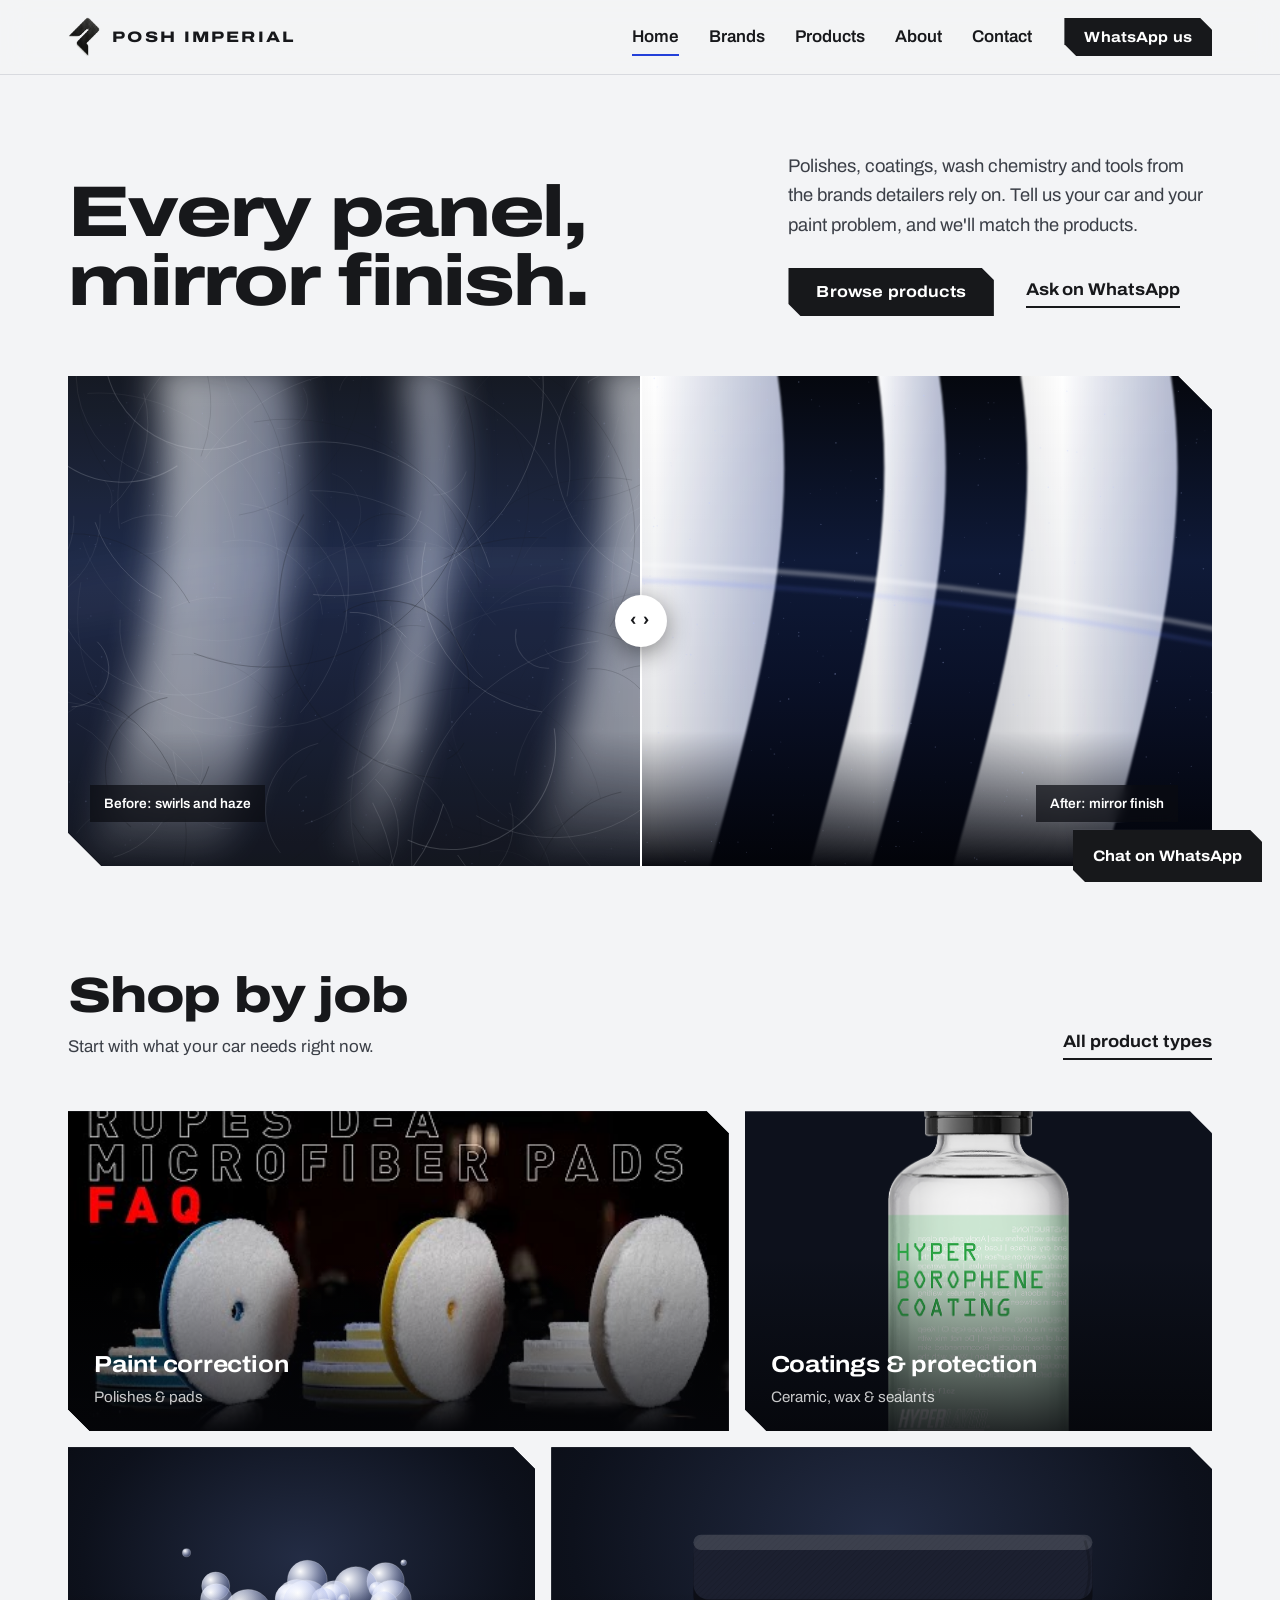
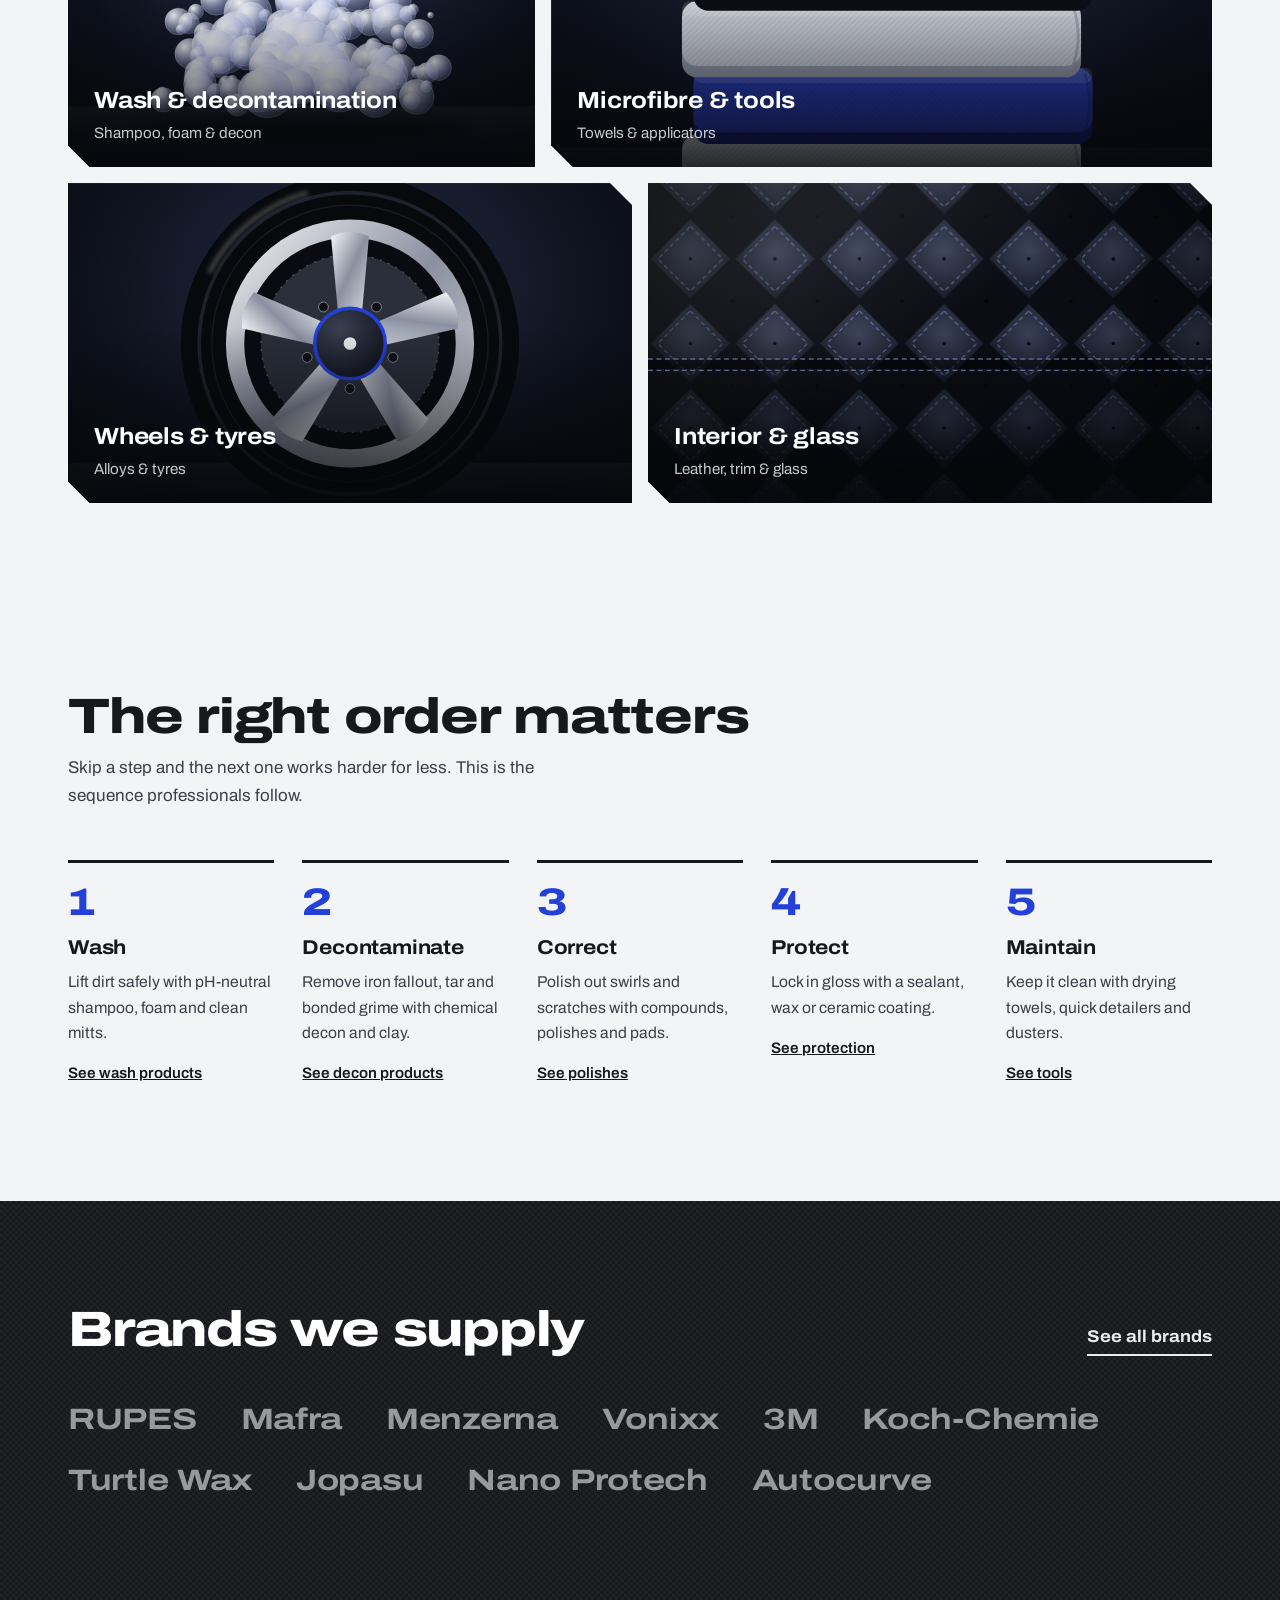
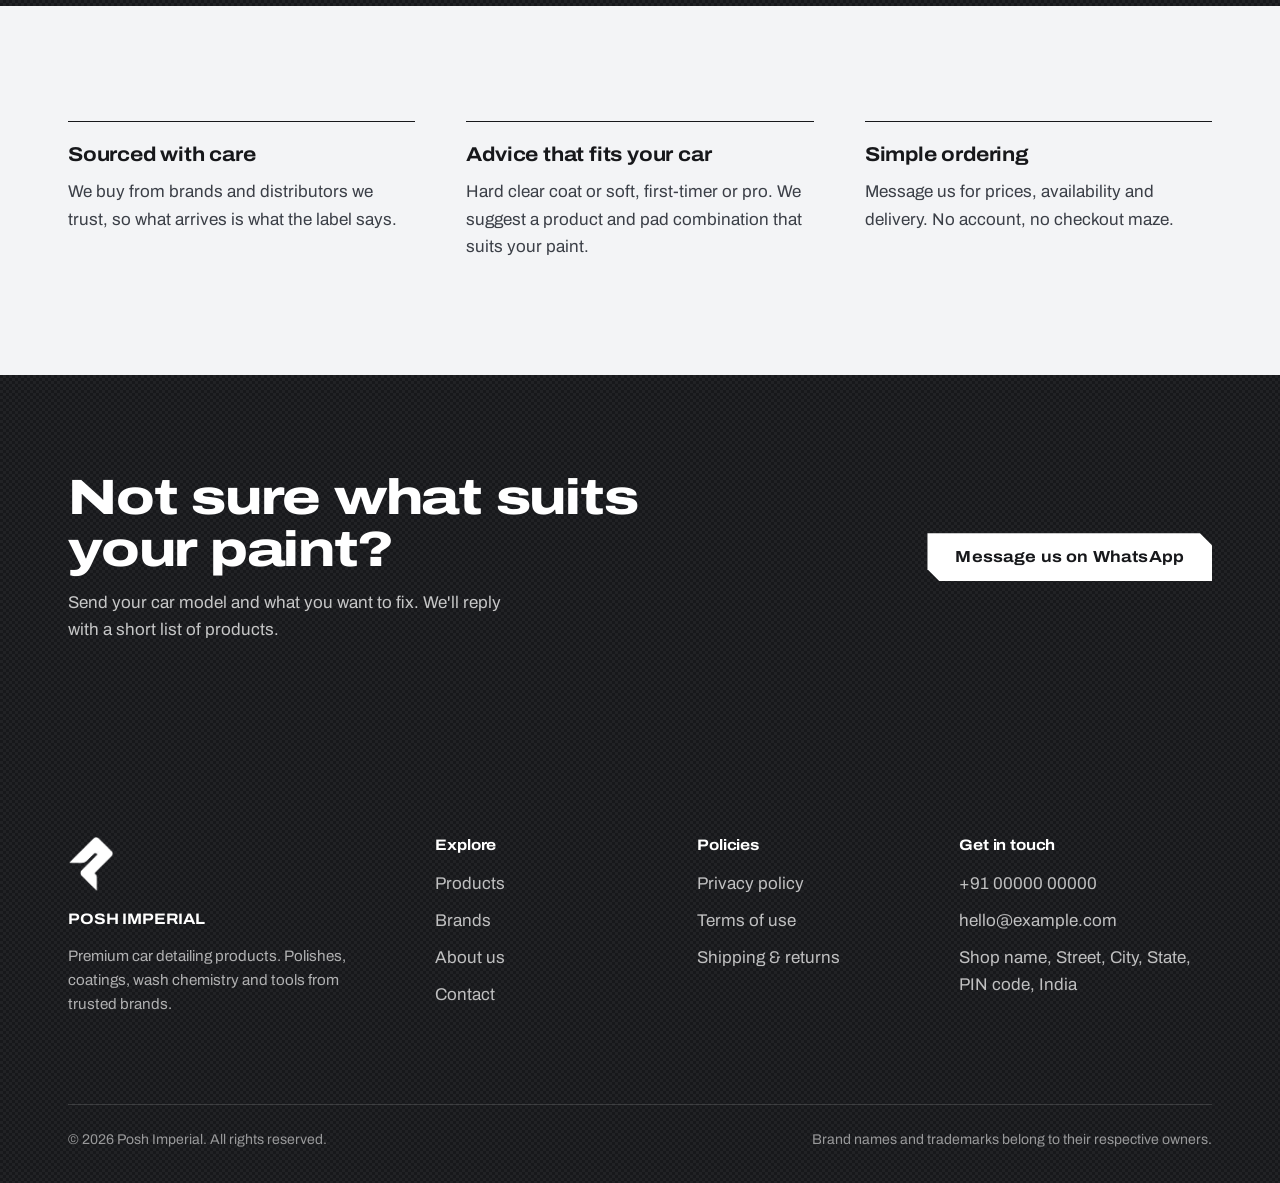
<file: index.html>
<!DOCTYPE html>
<html lang="en">

<head>
  <meta charset="utf-8">
  <meta name="viewport" content="width=device-width, initial-scale=1">
  <title>POSH IMPERIAL | Premium car detailing products</title>
  <meta name="description"
    content="Premium car detailing products: polishes, ceramic coatings, wash chemistry, microfibre and tools from Rupes, Menzerna, Koch-Chemie, 3M and more.">
  <meta name="theme-color" content="#F3F4F6">
  <meta property="og:type" content="website">
  <meta property="og:title" content="POSH IMPERIAL | Premium car detailing products">
  <meta property="og:description"
    content="Premium car detailing products: polishes, ceramic coatings, wash chemistry, microfibre and tools from Rupes, Menzerna, Koch-Chemie, 3M and more.">
  <!-- After you know your final web address, change this to the full URL, e.g. https://yourname.github.io/repo/images/og-image.jpg -->
  <meta property="og:image" content="images/og-image.jpg">
  <link rel="icon" type="image/png" href="images/favicon.png">
  <link rel="apple-touch-icon" href="images/apple-touch-icon.png">
  <link rel="preload" href="fonts/archivo-latin-wdth-normal.woff2" as="font" type="font/woff2" crossorigin>
  <link rel="stylesheet" href="css/style.css">
</head>

<body>
  <a class="skip-link" href="#main">Skip to content</a>
  <header class="site-header" id="site-header"></header>
  <main id="main">

    <section class="hero">
      <div class="container hero-top">
        <h1>Every panel, mirror finish.</h1>
        <div class="hero-side">
          <p>Polishes, coatings, wash chemistry and tools from the brands detailers rely on. Tell us your car and your
            paint problem, and we'll match the products.</p>
          <div class="hero-cta">
            <a class="btn btn-primary" href="products.html">Browse products</a>
            <a class="link-under" href="#" data-link="wa"
              data-msg="Hi Posh Imperial, I'd like help choosing products for my car.">Ask on WhatsApp</a>
          </div>
        </div>
      </div>
      <div class="container">
        <div class="ba cut" data-ba>
          <img class="after" src="images/hero-after.svg" alt="Paint after correction: sharp, clear reflections">
          <img class="before" src="images/hero-before.svg" alt="Paint before correction: swirl marks and haze">
          <div class="ba-handle"><span class="ba-knob"></span></div>
          <span class="ba-tag ba-tag-l">Before: swirls and haze</span>
          <span class="ba-tag ba-tag-r">After: mirror finish</span>
          <input type="range" min="0" max="100" value="50"
            aria-label="Drag to compare paint before and after correction">
        </div>
      </div>
    </section>

    <section class="section-tight" style="padding-top:0">
      <div class="container">
        <div class="section-head">
          <div>
            <h2>Shop by job</h2>
            <p>Start with what your car needs right now.</p>
          </div>
          <a class="link-under" href="products.html">All product types</a>
        </div>
        <div class="cat-grid">
          <a class="cat cut" href="products.html#paint-correction"><img src="images/rupes_pad.jpg" alt=""
              loading="lazy">
            <div class="cat-body">
              <h3>Paint correction</h3>
              <p>Polishes & pads</p>
            </div>
          </a>
          <a class="cat cut" href="products.html#coatings"><img src="images\product_01_hyper.png" alt="" loading="lazy">
            <div class="cat-body">
              <h3>Coatings & protection</h3>
              <p>Ceramic, wax & sealants</p>
            </div>
          </a>
          <a class="cat cut" href="products.html#wash"><img src="images/cat-wash.svg" alt="" loading="lazy">
            <div class="cat-body">
              <h3>Wash & decontamination</h3>
              <p>Shampoo, foam & decon</p>
            </div>
          </a>
          <a class="cat cut" href="products.html#microfibre"><img src="images/cat-microfibre.svg" alt="" loading="lazy">
            <div class="cat-body">
              <h3>Microfibre & tools</h3>
              <p>Towels & applicators</p>
            </div>
          </a>
          <a class="cat cut" href="products.html#wheels"><img src="images/cat-wheels.svg" alt="" loading="lazy">
            <div class="cat-body">
              <h3>Wheels & tyres</h3>
              <p>Alloys & tyres</p>
            </div>
          </a>
          <a class="cat cut" href="products.html#interior"><img src="images/cat-interior.svg" alt="" loading="lazy">
            <div class="cat-body">
              <h3>Interior & glass</h3>
              <p>Leather, trim & glass</p>
            </div>
          </a>
        </div>
      </div>
    </section>

    <section class="section">
      <div class="container">
        <div class="section-head">
          <div>
            <h2>The right order matters</h2>
            <p>Skip a step and the next one works harder for less. This is the sequence professionals follow.</p>
          </div>
        </div>
        <ol class="steps">
          <li class="step">
            <h3>Wash</h3>
            <p>Lift dirt safely with pH-neutral shampoo, foam and clean mitts.</p><a href="products.html#wash">See wash
              products</a>
          </li>
          <li class="step">
            <h3>Decontaminate</h3>
            <p>Remove iron fallout, tar and bonded grime with chemical decon and clay.</p><a
              href="products.html#wash">See decon products</a>
          </li>
          <li class="step">
            <h3>Correct</h3>
            <p>Polish out swirls and scratches with compounds, polishes and pads.</p><a
              href="products.html#paint-correction">See polishes</a>
          </li>
          <li class="step">
            <h3>Protect</h3>
            <p>Lock in gloss with a sealant, wax or ceramic coating.</p><a href="products.html#coatings">See
              protection</a>
          </li>
          <li class="step">
            <h3>Maintain</h3>
            <p>Keep it clean with drying towels, quick detailers and dusters.</p><a href="products.html#microfibre">See
              tools</a>
          </li>
        </ol>
      </div>
    </section>

    <section class="strip carbon">
      <div class="container">
        <div class="section-head" style="margin-bottom:0">
          <h2>Brands we supply</h2>
          <a class="link-under" href="brands.html">See all brands</a>
        </div>
        <ul class="strip-list" id="brand-strip"></ul>
      </div>
    </section>

    <section class="section">
      <div class="container">
        <div class="reasons">
          <div class="reason">
            <h3>Sourced with care</h3>
            <p>We buy from brands and distributors we trust, so what arrives is what the label says.</p>
          </div>
          <div class="reason">
            <h3>Advice that fits your car</h3>
            <p>Hard clear coat or soft, first-timer or pro. We suggest a product and pad combination that suits your
              paint.</p>
          </div>
          <div class="reason">
            <h3>Simple ordering</h3>
            <p>Message us for prices, availability and delivery. No account, no checkout maze.</p>
          </div>
        </div>
      </div>
    </section>

    <section class="band carbon">
      <div class="container band-in">
        <div>
          <h2>Not sure what suits your paint?</h2>
          <p>Send your car model and what you want to fix. We'll reply with a short list of products.</p>
        </div>
        <a class="btn btn-light" href="#" data-link="wa"
          data-msg="Hi Posh Imperial, my car is a ___ and I want to fix ___. What do you suggest?">Message us on
          WhatsApp</a>
      </div>
    </section>

  </main>
  <footer id="site-footer"></footer>
  <script src="js/config.js"></script>
  <script src="js/brands.js"></script>
  <script src="js/components.js"></script>
  <script src="js/main.js"></script>
</body>

</html>
</file>
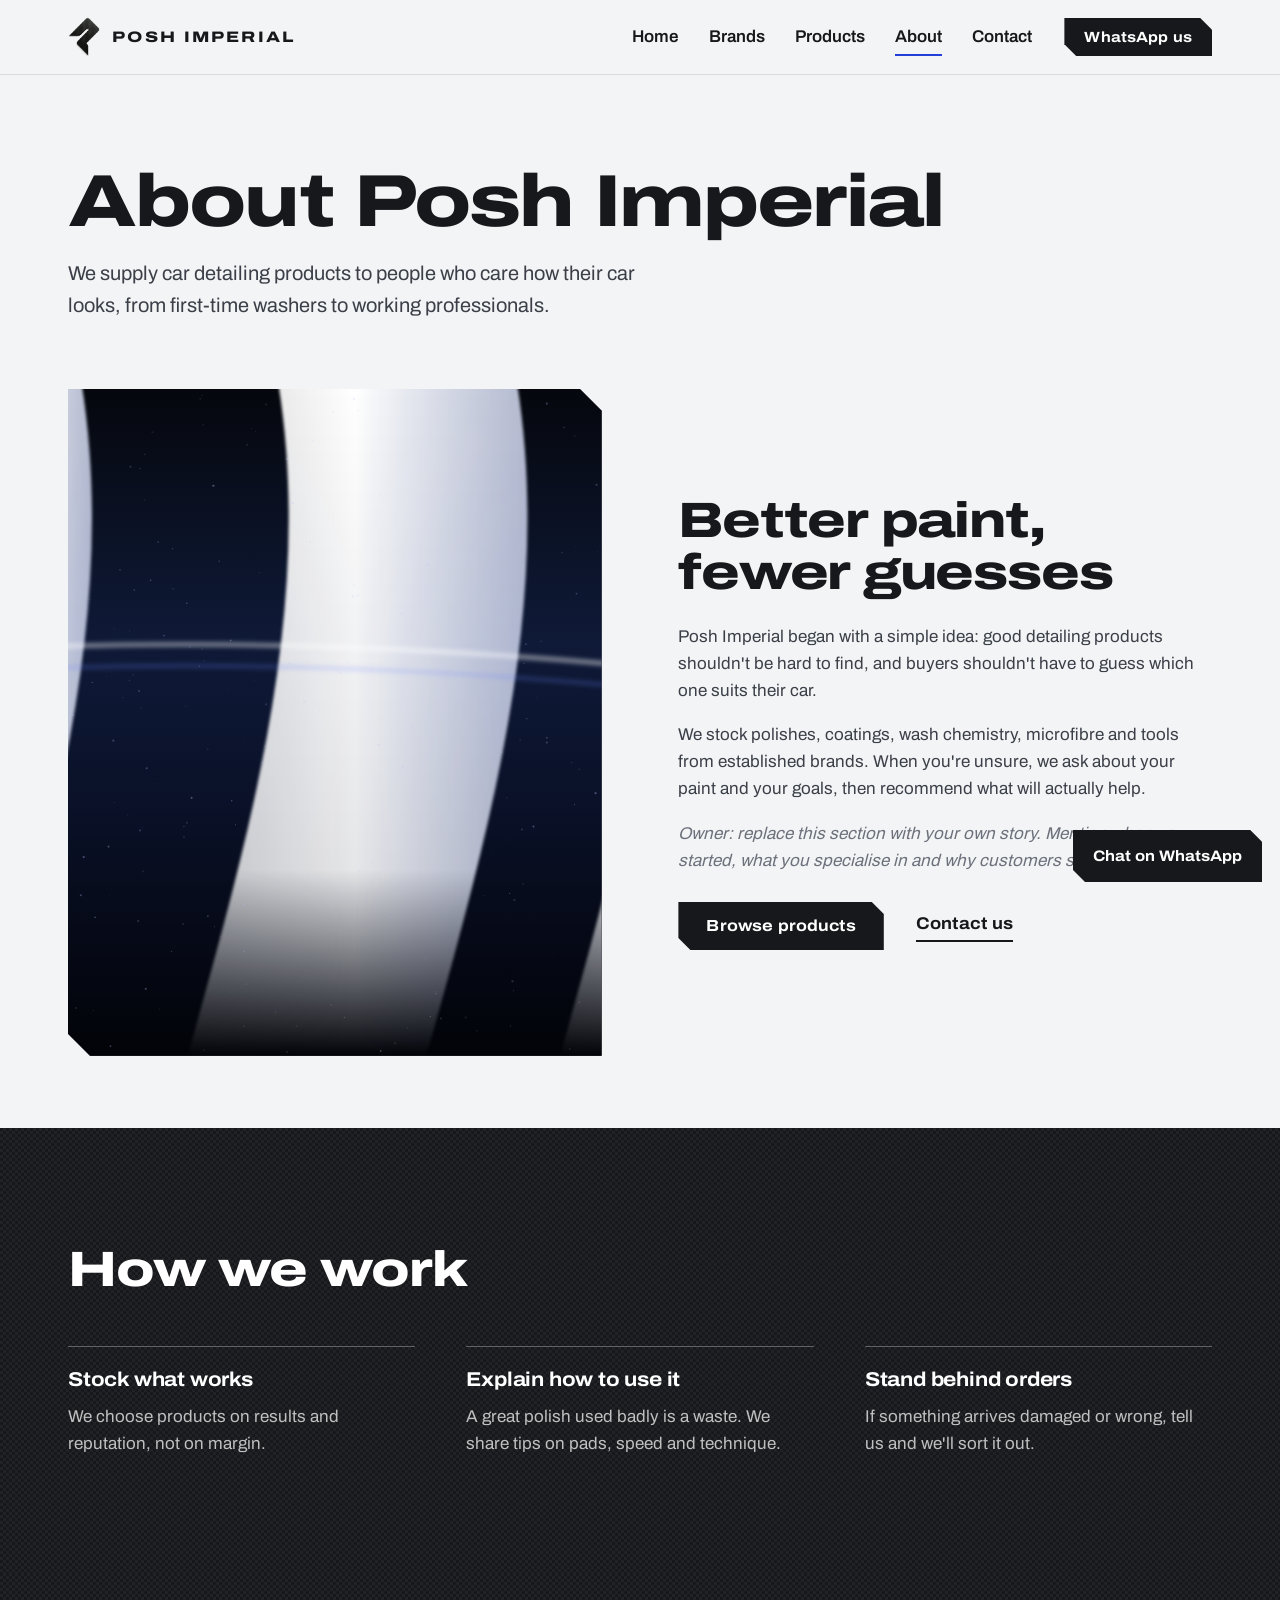
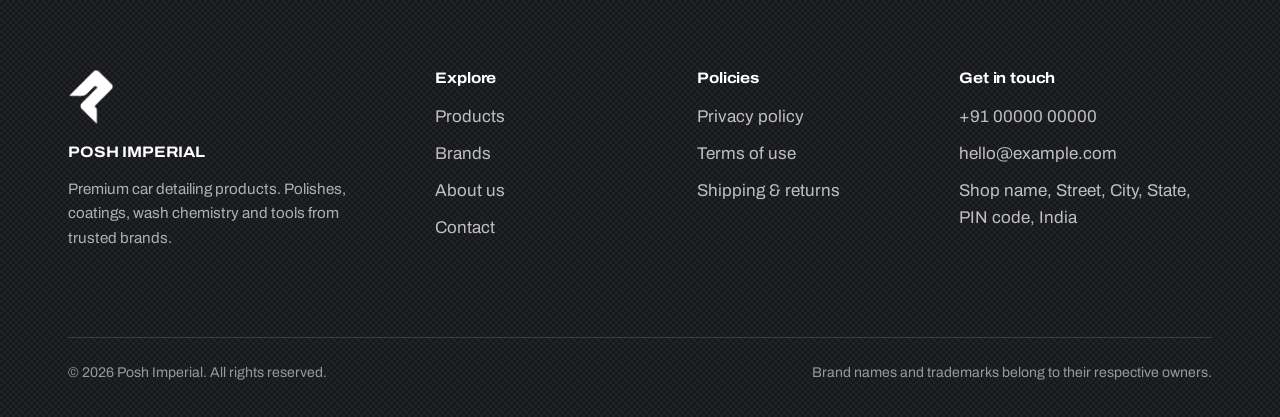
<file: about.html>
<!DOCTYPE html>
<html lang="en">
<head>
<meta charset="utf-8">
<meta name="viewport" content="width=device-width, initial-scale=1">
<title>About | POSH IMPERIAL</title>
<meta name="description" content="About Posh Imperial: premium car detailing products chosen for results, with advice that fits your car and paint.">
<meta name="theme-color" content="#F3F4F6">
<meta property="og:type" content="website">
<meta property="og:title" content="About | POSH IMPERIAL">
<meta property="og:description" content="About Posh Imperial: premium car detailing products chosen for results, with advice that fits your car and paint.">
<!-- After you know your final web address, change this to the full URL, e.g. https://yourname.github.io/repo/images/og-image.jpg -->
<meta property="og:image" content="images/og-image.jpg">
<link rel="icon" type="image/png" href="images/favicon.png">
<link rel="apple-touch-icon" href="images/apple-touch-icon.png">
<link rel="preload" href="fonts/archivo-latin-wdth-normal.woff2" as="font" type="font/woff2" crossorigin>
<link rel="stylesheet" href="css/style.css">
</head>
<body>
<a class="skip-link" href="#main">Skip to content</a>
<header class="site-header" id="site-header"></header>
<main id="main">

<section class="page-head">
  <div class="container">
    <h1>About Posh Imperial</h1>
    <p class="lede">We supply car detailing products to people who care how their car looks, from first-time washers to working professionals.</p>
  </div>
</section>
<section class="section-tight" style="padding-top:0">
  <div class="container split">
    <div class="img cut"><img src="images/hero-after.svg" alt="" loading="lazy"></div>
    <div>
      <h2 style="margin-bottom:24px">Better paint, fewer guesses</h2>
      <p>Posh Imperial began with a simple idea: good detailing products shouldn't be hard to find, and buyers shouldn't have to guess which one suits their car.</p>
      <p>We stock polishes, coatings, wash chemistry, microfibre and tools from established brands. When you're unsure, we ask about your paint and your goals, then recommend what will actually help.</p>
      <p><em class="muted">Owner: replace this section with your own story. Mention when you started, what you specialise in and why customers should trust you.</em></p>
      <div class="hero-cta"><a class="btn btn-primary" href="products.html">Browse products</a><a class="link-under" href="contact.html">Contact us</a></div>
    </div>
  </div>
</section>
<section class="section carbon">
  <div class="container">
    <div class="section-head"><h2 style="color:#fff">How we work</h2></div>
    <div class="reasons">
      <div class="reason" style="border-color:rgba(255,255,255,.3)"><h3 style="color:#fff">Stock what works</h3><p style="color:rgba(255,255,255,.72)">We choose products on results and reputation, not on margin.</p></div>
      <div class="reason" style="border-color:rgba(255,255,255,.3)"><h3 style="color:#fff">Explain how to use it</h3><p style="color:rgba(255,255,255,.72)">A great polish used badly is a waste. We share tips on pads, speed and technique.</p></div>
      <div class="reason" style="border-color:rgba(255,255,255,.3)"><h3 style="color:#fff">Stand behind orders</h3><p style="color:rgba(255,255,255,.72)">If something arrives damaged or wrong, tell us and we'll sort it out.</p></div>
    </div>
  </div>
</section>

</main>
<footer id="site-footer"></footer>
<script src="js/config.js"></script>
<script src="js/brands.js"></script>
<script src="js/components.js"></script>
<script src="js/main.js"></script>
</body>
</html>
</file>
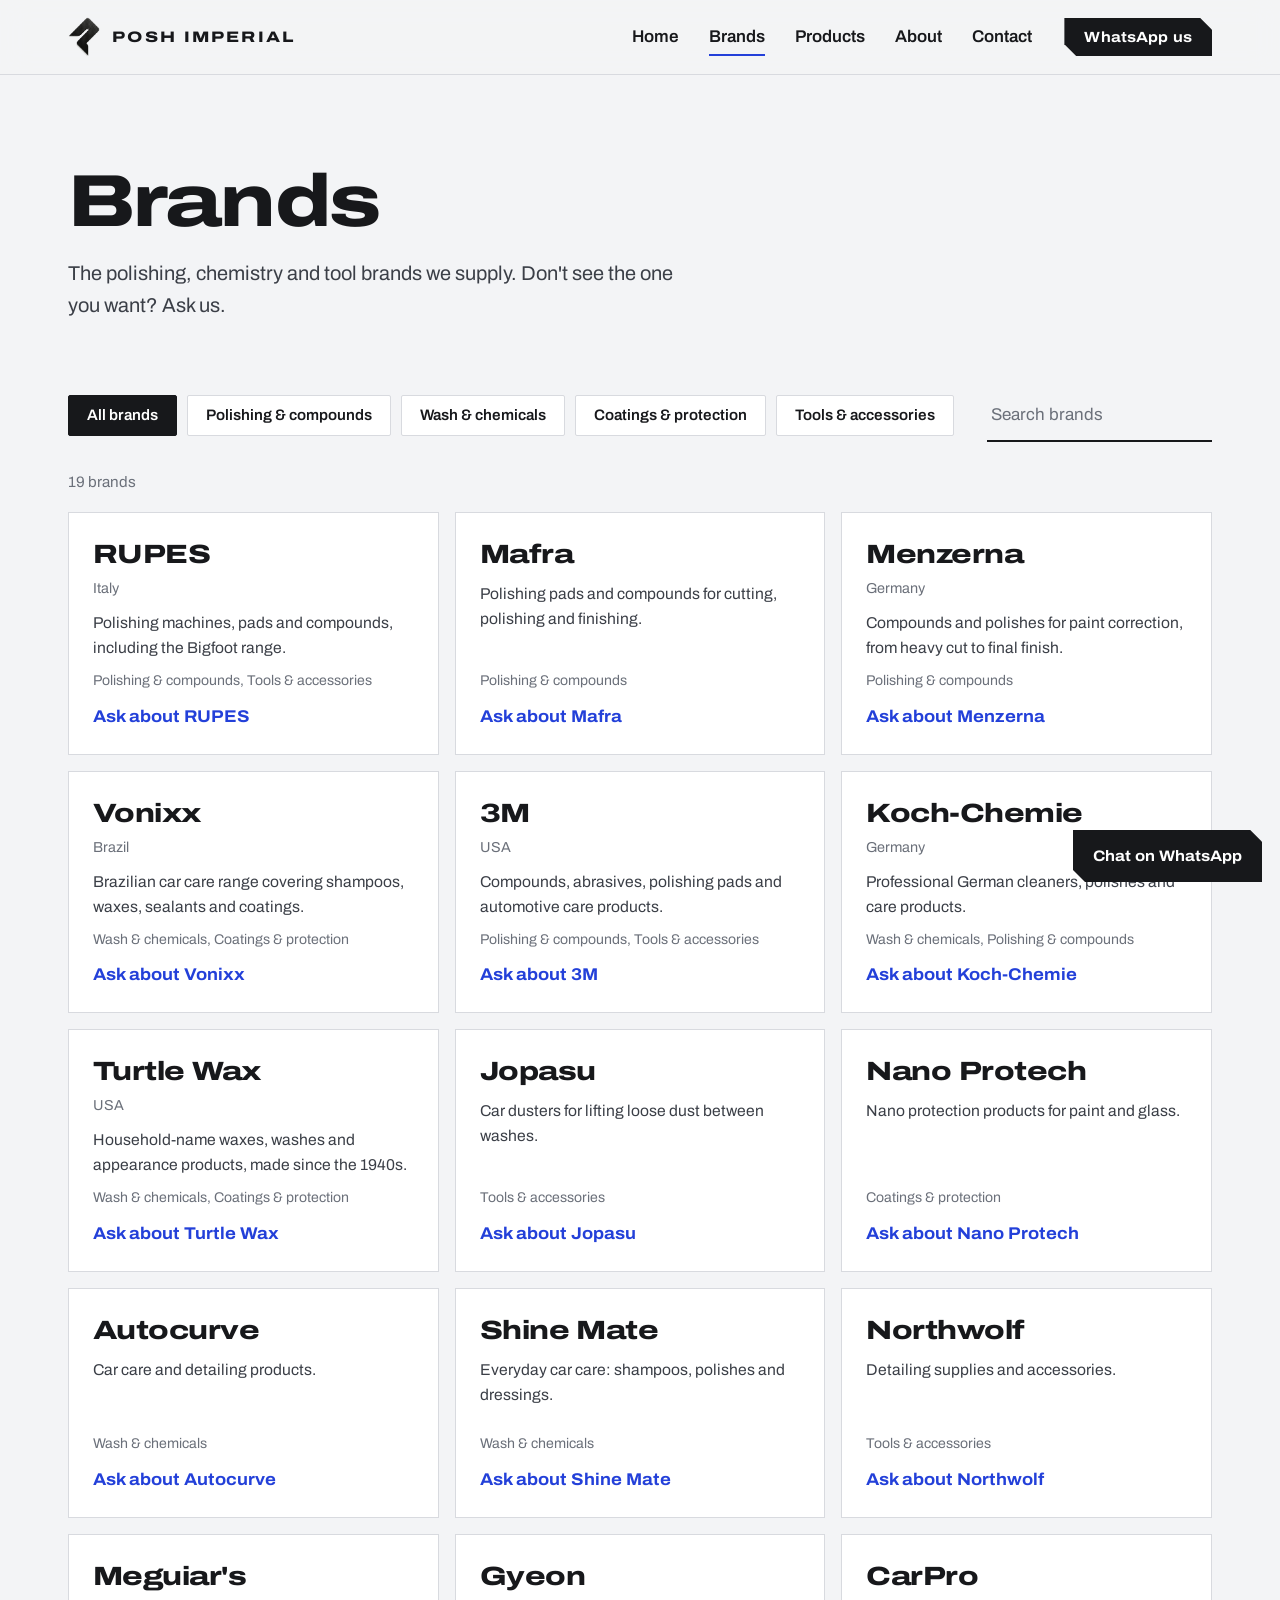
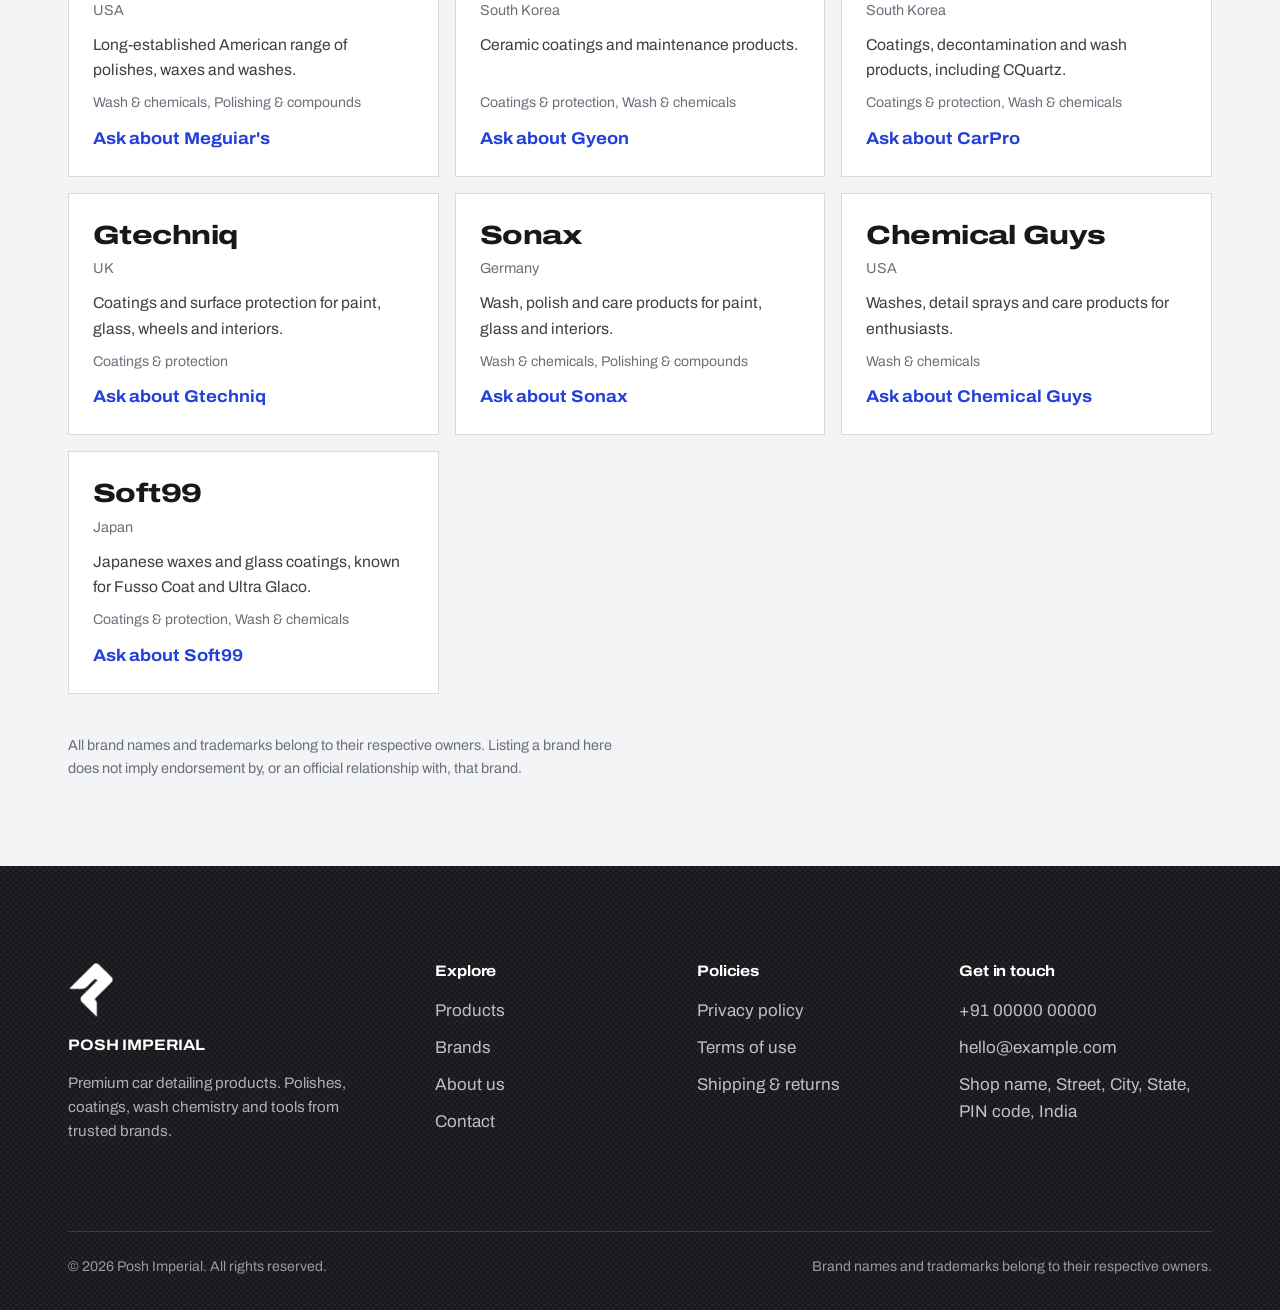
<file: brands.html>
<!DOCTYPE html>
<html lang="en">
<head>
<meta charset="utf-8">
<meta name="viewport" content="width=device-width, initial-scale=1">
<title>Brands | POSH IMPERIAL</title>
<meta name="description" content="Detailing brands we supply: RUPES, Mafra, Menzerna, Vonixx, 3M, Koch-Chemie, Turtle Wax, Gyeon, CarPro and more.">
<meta name="theme-color" content="#F3F4F6">
<meta property="og:type" content="website">
<meta property="og:title" content="Brands | POSH IMPERIAL">
<meta property="og:description" content="Detailing brands we supply: RUPES, Mafra, Menzerna, Vonixx, 3M, Koch-Chemie, Turtle Wax, Gyeon, CarPro and more.">
<!-- After you know your final web address, change this to the full URL, e.g. https://yourname.github.io/repo/images/og-image.jpg -->
<meta property="og:image" content="images/og-image.jpg">
<link rel="icon" type="image/png" href="images/favicon.png">
<link rel="apple-touch-icon" href="images/apple-touch-icon.png">
<link rel="preload" href="fonts/archivo-latin-wdth-normal.woff2" as="font" type="font/woff2" crossorigin>
<link rel="stylesheet" href="css/style.css">
</head>
<body>
<a class="skip-link" href="#main">Skip to content</a>
<header class="site-header" id="site-header"></header>
<main id="main">

<section class="page-head">
  <div class="container">
    <h1>Brands</h1>
    <p class="lede">The polishing, chemistry and tool brands we supply. Don't see the one you want? Ask us.</p>
  </div>
</section>
<section class="section-tight" style="padding-top:0">
  <div class="container">
    <div class="tools">
      <div class="chips" id="brand-chips" role="group" aria-label="Filter brands by type"></div>
      <div class="search"><label class="sr-only" for="brand-search">Search brands</label><input id="brand-search" type="search" placeholder="Search brands" autocomplete="off"></div>
    </div>
    <p class="count" id="brand-count" aria-live="polite"></p>
    <div class="brand-grid" id="brand-grid"></div>
    <div class="empty" id="brand-empty" hidden>
      <h3>No brands match that search</h3>
      <p class="muted">Try a different type or clear the search.</p>
      <button type="button" class="btn btn-primary" id="brand-reset">Show all brands</button>
    </div>
    <p class="legal-note">All brand names and trademarks belong to their respective owners. Listing a brand here does not imply endorsement by, or an official relationship with, that brand.</p>
  </div>
</section>

</main>
<footer id="site-footer"></footer>
<script src="js/config.js"></script>
<script src="js/brands.js"></script>
<script src="js/components.js"></script>
<script src="js/main.js"></script>
</body>
</html>
</file>
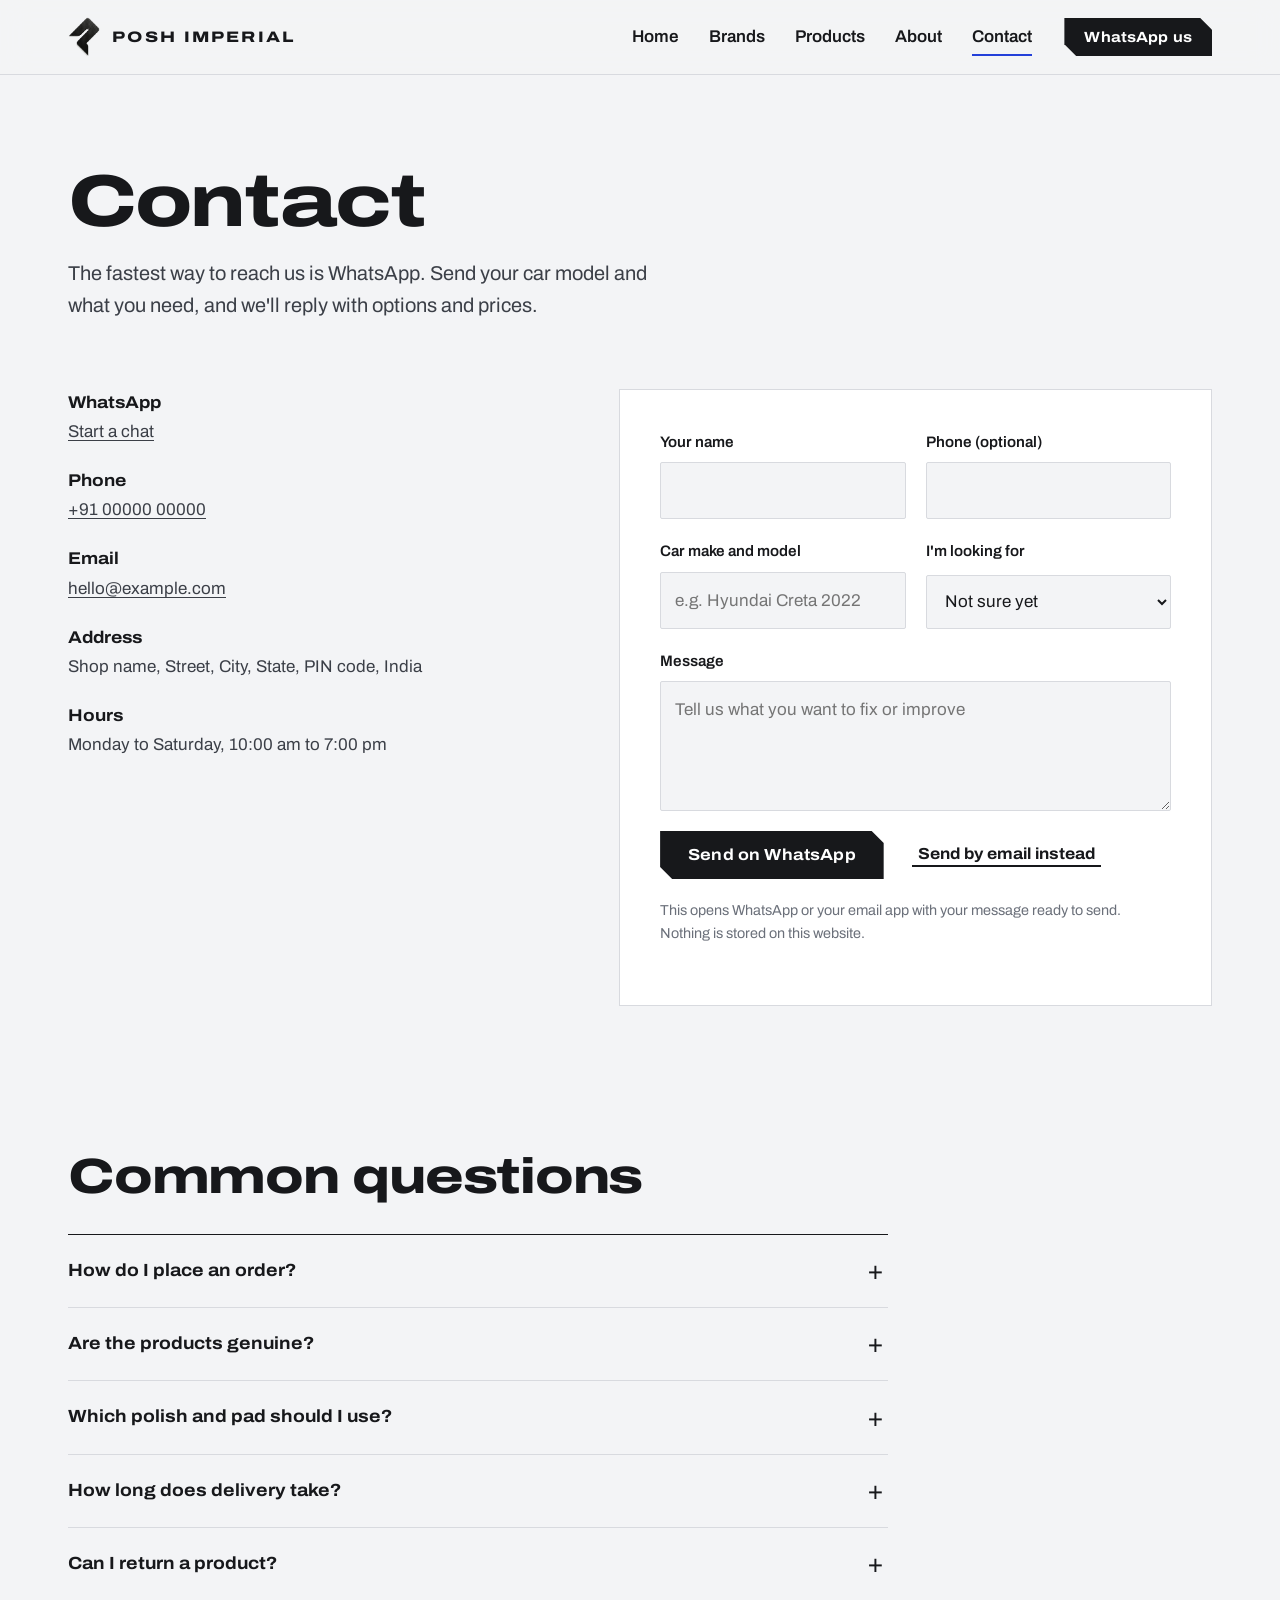
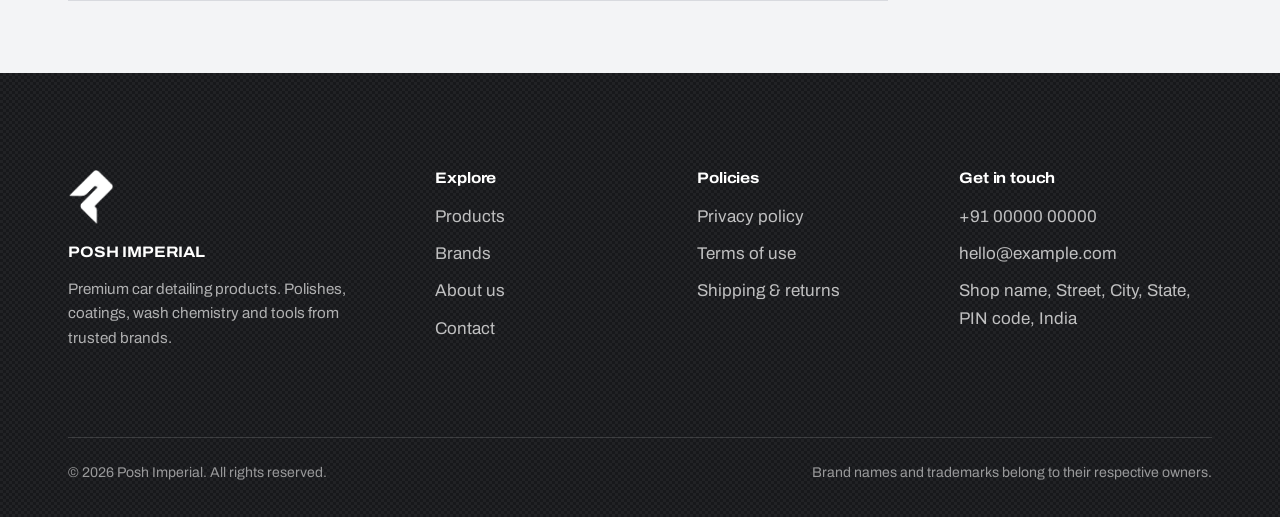
<file: contact.html>
<!DOCTYPE html>
<html lang="en">
<head>
<meta charset="utf-8">
<meta name="viewport" content="width=device-width, initial-scale=1">
<title>Contact | POSH IMPERIAL</title>
<meta name="description" content="Contact POSH IMPERIAL on WhatsApp, phone or email for detailing product advice, prices and availability.">
<meta name="theme-color" content="#F3F4F6">
<meta property="og:type" content="website">
<meta property="og:title" content="Contact | POSH IMPERIAL">
<meta property="og:description" content="Contact POSH IMPERIAL on WhatsApp, phone or email for detailing product advice, prices and availability.">
<!-- After you know your final web address, change this to the full URL, e.g. https://yourname.github.io/repo/images/og-image.jpg -->
<meta property="og:image" content="images/og-image.jpg">
<link rel="icon" type="image/png" href="images/favicon.png">
<link rel="apple-touch-icon" href="images/apple-touch-icon.png">
<link rel="preload" href="fonts/archivo-latin-wdth-normal.woff2" as="font" type="font/woff2" crossorigin>
<link rel="stylesheet" href="css/style.css">
</head>
<body>
<a class="skip-link" href="#main">Skip to content</a>
<header class="site-header" id="site-header"></header>
<main id="main">

<section class="page-head">
  <div class="container">
    <h1>Contact</h1>
    <p class="lede">The fastest way to reach us is WhatsApp. Send your car model and what you need, and we'll reply with options and prices.</p>
  </div>
</section>
<section class="section-tight" style="padding-top:0">
  <div class="container contact-grid">
    <div>
      <dl class="details">
        <div><dt>WhatsApp</dt><dd><a href="#" data-link="wa">Start a chat</a></dd></div>
        <div><dt>Phone</dt><dd><a href="#" data-link="phone"></a></dd></div>
        <div><dt>Email</dt><dd><a href="#" data-link="email"></a></dd></div>
        <div><dt>Address</dt><dd data-site="address"></dd></div>
        <div><dt>Hours</dt><dd data-site="hours"></dd></div>
      </dl>
      <iframe class="map" id="map-frame" title="Map showing our location" loading="lazy" referrerpolicy="no-referrer-when-downgrade" hidden></iframe>
    </div>
    <form class="form" id="contact-form" novalidate>
      <div class="row2">
        <div class="field"><label for="f-name">Your name</label><input id="f-name" name="name" required autocomplete="name"></div>
        <div class="field"><label for="f-phone">Phone (optional)</label><input id="f-phone" name="phone" type="tel" autocomplete="tel"></div>
      </div>
      <div class="row2">
        <div class="field"><label for="f-car">Car make and model</label><input id="f-car" name="car" placeholder="e.g. Hyundai Creta 2022"></div>
        <div class="field"><label for="f-int">I'm looking for</label><select id="f-int" name="interest"><option value="">Not sure yet</option><option>Paint correction</option><option>Coatings & protection</option><option>Wash & decontamination</option><option>Microfibre & tools</option><option>Wheels & tyres</option><option>Interior & glass</option></select></div>
      </div>
      <div class="field"><label for="f-msg">Message</label><textarea id="f-msg" name="message" placeholder="Tell us what you want to fix or improve"></textarea></div>
      <div class="form-actions">
        <button class="btn btn-primary" type="submit">Send on WhatsApp</button>
        <button class="link-under" type="button" id="mail-btn" style="background:none;border-top:0;border-left:0;border-right:0;cursor:pointer;font-family:inherit;font-size:1rem;color:inherit">Send by email instead</button>
      </div>
      <p class="form-note">This opens WhatsApp or your email app with your message ready to send. Nothing is stored on this website.</p>
      <p class="form-msg" id="form-msg" role="status"></p>
    </form>
  </div>
</section>
<section class="section-tight">
  <div class="container">
    <h2 style="margin-bottom:32px">Common questions</h2>
    <div class="faq">
      <details><summary>How do I place an order?</summary><p>Message us on WhatsApp with the products you want. We confirm price, stock and delivery, then share payment details.</p></details>
      <details><summary>Are the products genuine?</summary><p>Yes. We source from the brands and their distributors. Ask us if you'd like details on where a particular product comes from.</p></details>
      <details><summary>Which polish and pad should I use?</summary><p>It depends on your paint hardness, the defects and your machine. Send us your car model and a photo of the paint and we'll suggest a combination.</p></details>
      <details><summary>How long does delivery take?</summary><p>We dispatch in <span data-site="dispatchTime">1 to 2 working days</span>. Delivery usually takes <span data-site="deliveryTime">3 to 7 working days</span>. See <a href="shipping-returns.html">Shipping &amp; returns</a>.</p></details>
      <details><summary>Can I return a product?</summary><p>Unopened items can be returned within <span data-site="returnDays">7</span> days. Damaged or wrong items are always covered. Full details are on our <a href="shipping-returns.html">Shipping &amp; returns</a> page.</p></details>
    </div>
  </div>
</section>

</main>
<footer id="site-footer"></footer>
<script src="js/config.js"></script>
<script src="js/brands.js"></script>
<script src="js/components.js"></script>
<script src="js/main.js"></script>
</body>
</html>
</file>
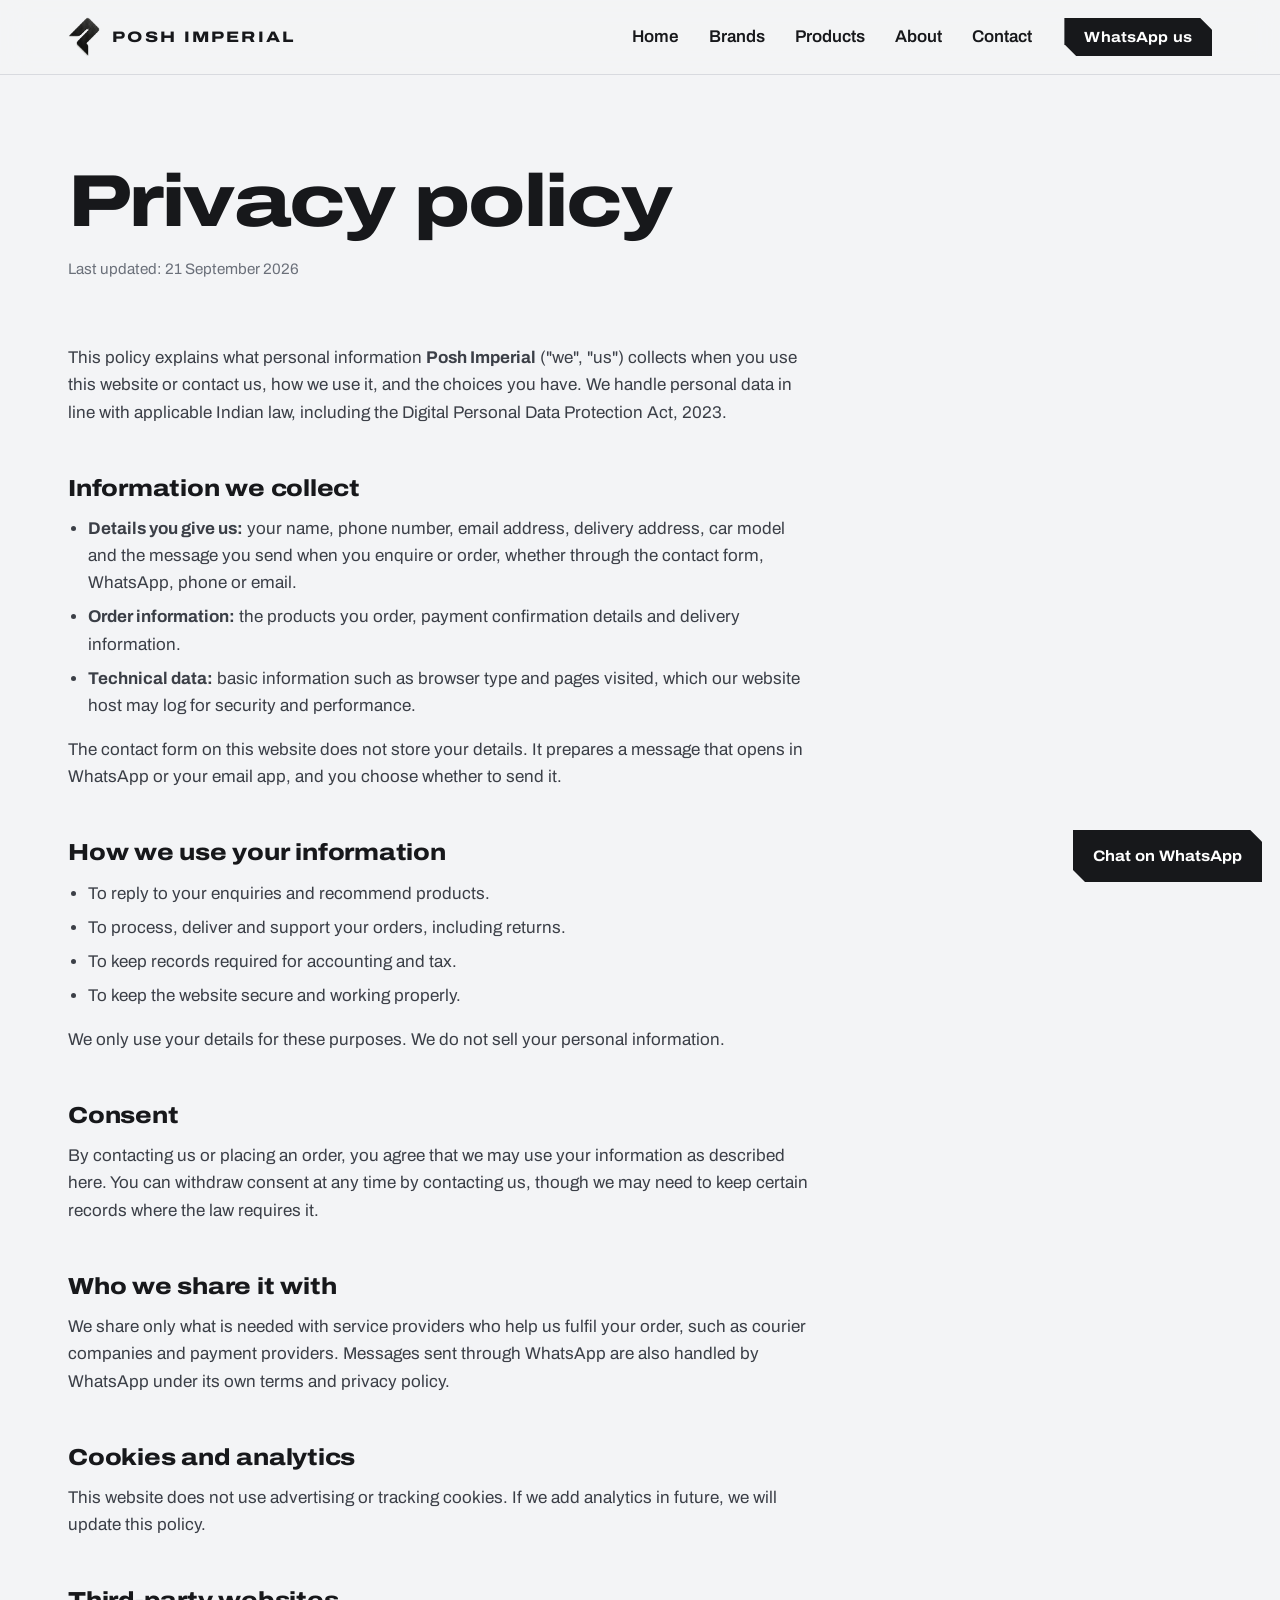
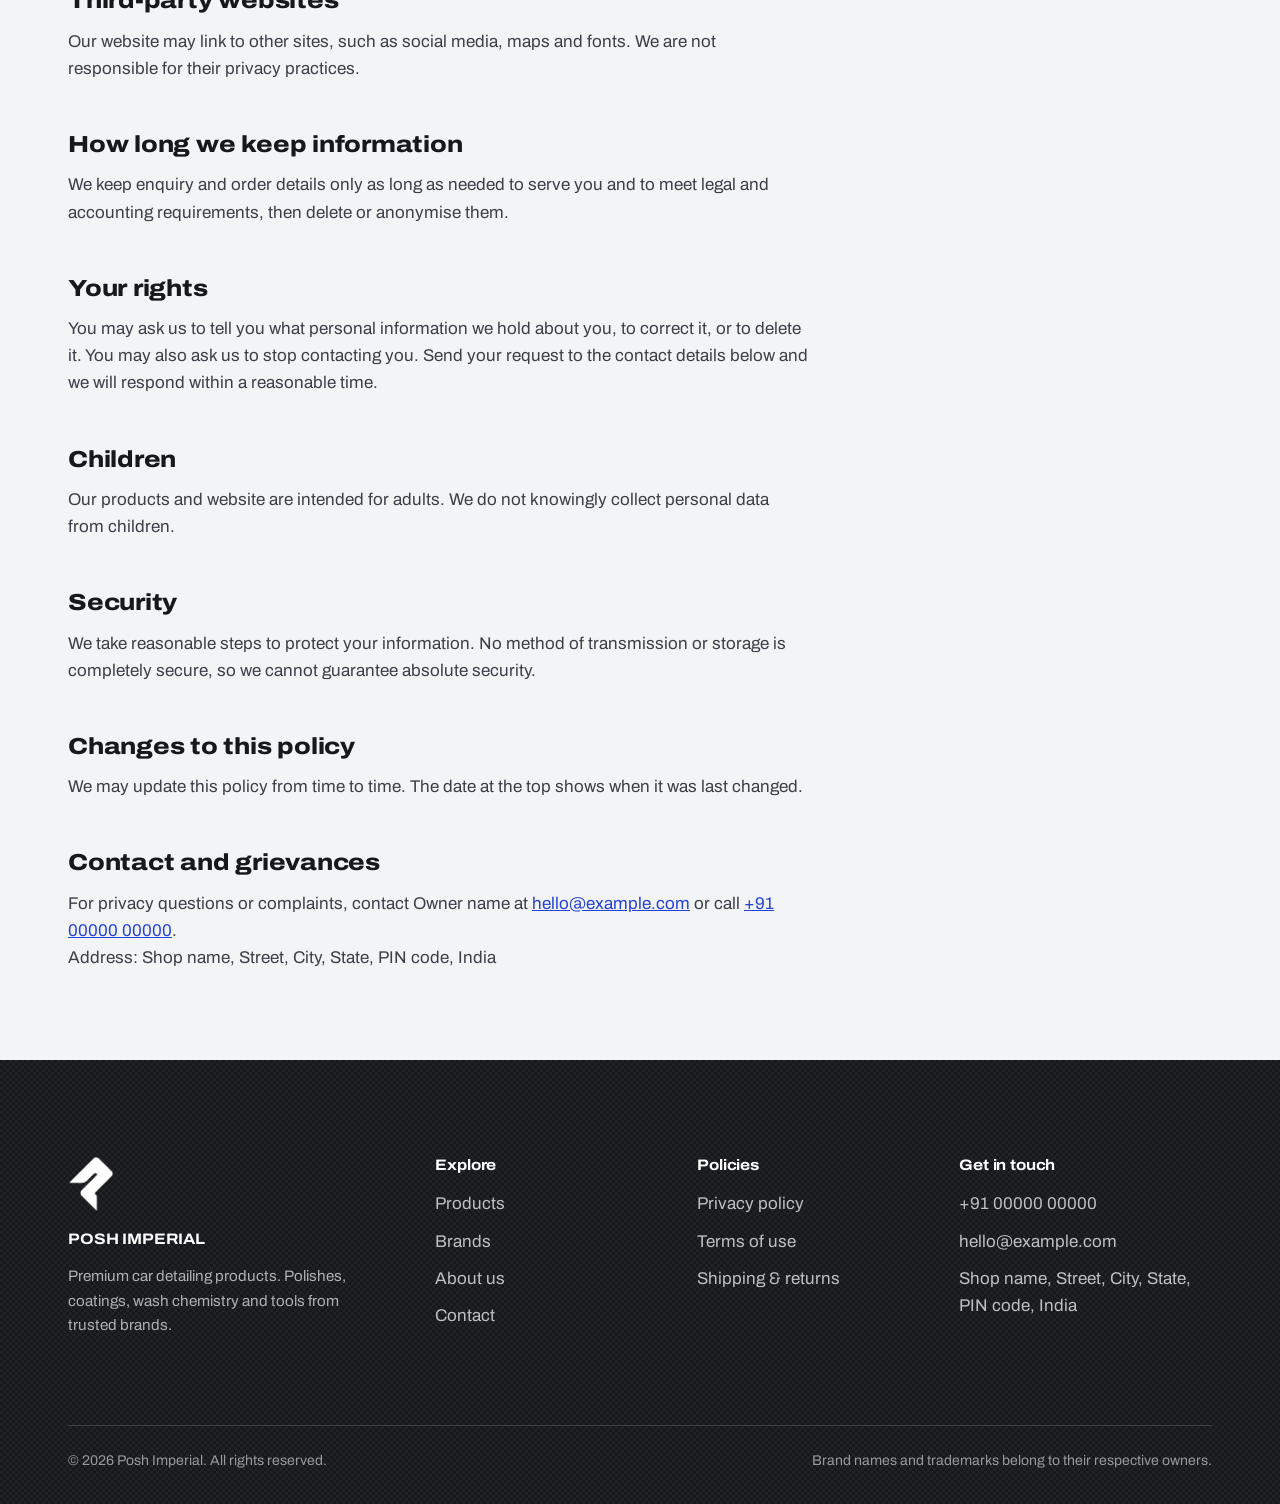
<file: privacy-policy.html>
<!DOCTYPE html>
<html lang="en">
<head>
<meta charset="utf-8">
<meta name="viewport" content="width=device-width, initial-scale=1">
<title>Privacy Policy | POSH IMPERIAL</title>
<meta name="description" content="How POSH IMPERIAL collects, uses and protects your personal information.">
<meta name="theme-color" content="#F3F4F6">
<meta property="og:type" content="website">
<meta property="og:title" content="Privacy Policy | POSH IMPERIAL">
<meta property="og:description" content="How POSH IMPERIAL collects, uses and protects your personal information.">
<!-- After you know your final web address, change this to the full URL, e.g. https://yourname.github.io/repo/images/og-image.jpg -->
<meta property="og:image" content="images/og-image.jpg">
<link rel="icon" type="image/png" href="images/favicon.png">
<link rel="apple-touch-icon" href="images/apple-touch-icon.png">
<link rel="preload" href="fonts/archivo-latin-wdth-normal.woff2" as="font" type="font/woff2" crossorigin>
<link rel="stylesheet" href="css/style.css">
</head>
<body>
<a class="skip-link" href="#main">Skip to content</a>
<header class="site-header" id="site-header"></header>
<main id="main">

<section class="page-head"><div class="container"><h1>Privacy policy</h1><p class="updated">Last updated: <span data-site="lastUpdated">21 September 2026</span></p></div></section>
<section class="section-tight" style="padding-top:0"><div class="container"><div class="prose">

<p>This policy explains what personal information <strong data-site="legalName">Posh Imperial</strong> ("we", "us") collects when you use this website or contact us, how we use it, and the choices you have. We handle personal data in line with applicable Indian law, including the Digital Personal Data Protection Act, 2023.</p>

<h2>Information we collect</h2>
<ul>
  <li><strong>Details you give us:</strong> your name, phone number, email address, delivery address, car model and the message you send when you enquire or order, whether through the contact form, WhatsApp, phone or email.</li>
  <li><strong>Order information:</strong> the products you order, payment confirmation details and delivery information.</li>
  <li><strong>Technical data:</strong> basic information such as browser type and pages visited, which our website host may log for security and performance.</li>
</ul>
<p>The contact form on this website does not store your details. It prepares a message that opens in WhatsApp or your email app, and you choose whether to send it.</p>

<h2>How we use your information</h2>
<ul>
  <li>To reply to your enquiries and recommend products.</li>
  <li>To process, deliver and support your orders, including returns.</li>
  <li>To keep records required for accounting and tax.</li>
  <li>To keep the website secure and working properly.</li>
</ul>
<p>We only use your details for these purposes. We do not sell your personal information.</p>

<h2>Consent</h2>
<p>By contacting us or placing an order, you agree that we may use your information as described here. You can withdraw consent at any time by contacting us, though we may need to keep certain records where the law requires it.</p>

<h2>Who we share it with</h2>
<p>We share only what is needed with service providers who help us fulfil your order, such as courier companies and payment providers. Messages sent through WhatsApp are also handled by WhatsApp under its own terms and privacy policy.</p>

<h2>Cookies and analytics</h2>
<p>This website does not use advertising or tracking cookies. If we add analytics in future, we will update this policy.</p>

<h2>Third-party websites</h2>
<p>Our website may link to other sites, such as social media, maps and fonts. We are not responsible for their privacy practices.</p>

<h2>How long we keep information</h2>
<p>We keep enquiry and order details only as long as needed to serve you and to meet legal and accounting requirements, then delete or anonymise them.</p>

<h2>Your rights</h2>
<p>You may ask us to tell you what personal information we hold about you, to correct it, or to delete it. You may also ask us to stop contacting you. Send your request to the contact details below and we will respond within a reasonable time.</p>

<h2>Children</h2>
<p>Our products and website are intended for adults. We do not knowingly collect personal data from children.</p>

<h2>Security</h2>
<p>We take reasonable steps to protect your information. No method of transmission or storage is completely secure, so we cannot guarantee absolute security.</p>

<h2>Changes to this policy</h2>
<p>We may update this policy from time to time. The date at the top shows when it was last changed.</p>

<h2>Contact and grievances</h2>
<p>For privacy questions or complaints, contact <span data-site="grievanceName">the owner</span> at <a href="#" data-link="email"></a> or call <a href="#" data-link="phone"></a>.<br>Address: <span data-site="address"></span></p>

</div></div></section>
</main>
<footer id="site-footer"></footer>
<script src="js/config.js"></script>
<script src="js/brands.js"></script>
<script src="js/components.js"></script>
<script src="js/main.js"></script>
</body>
</html>
</file>
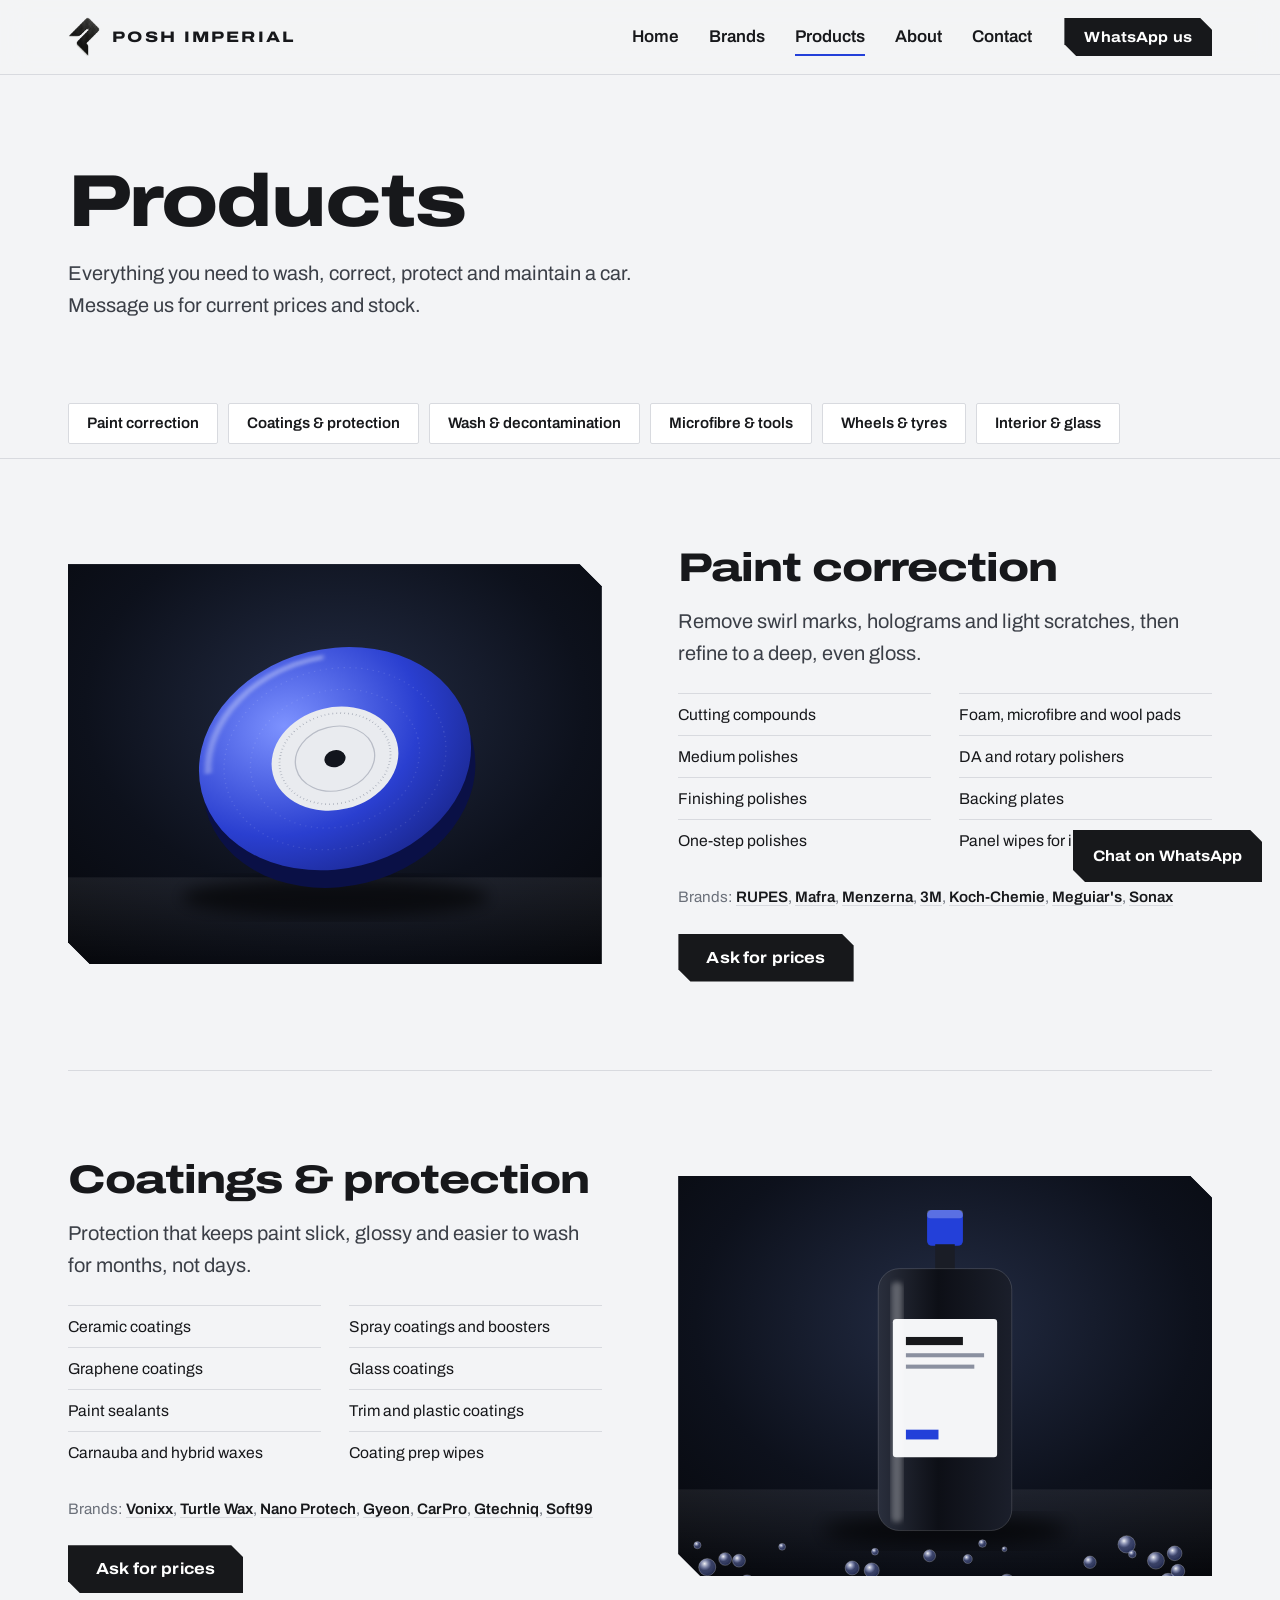
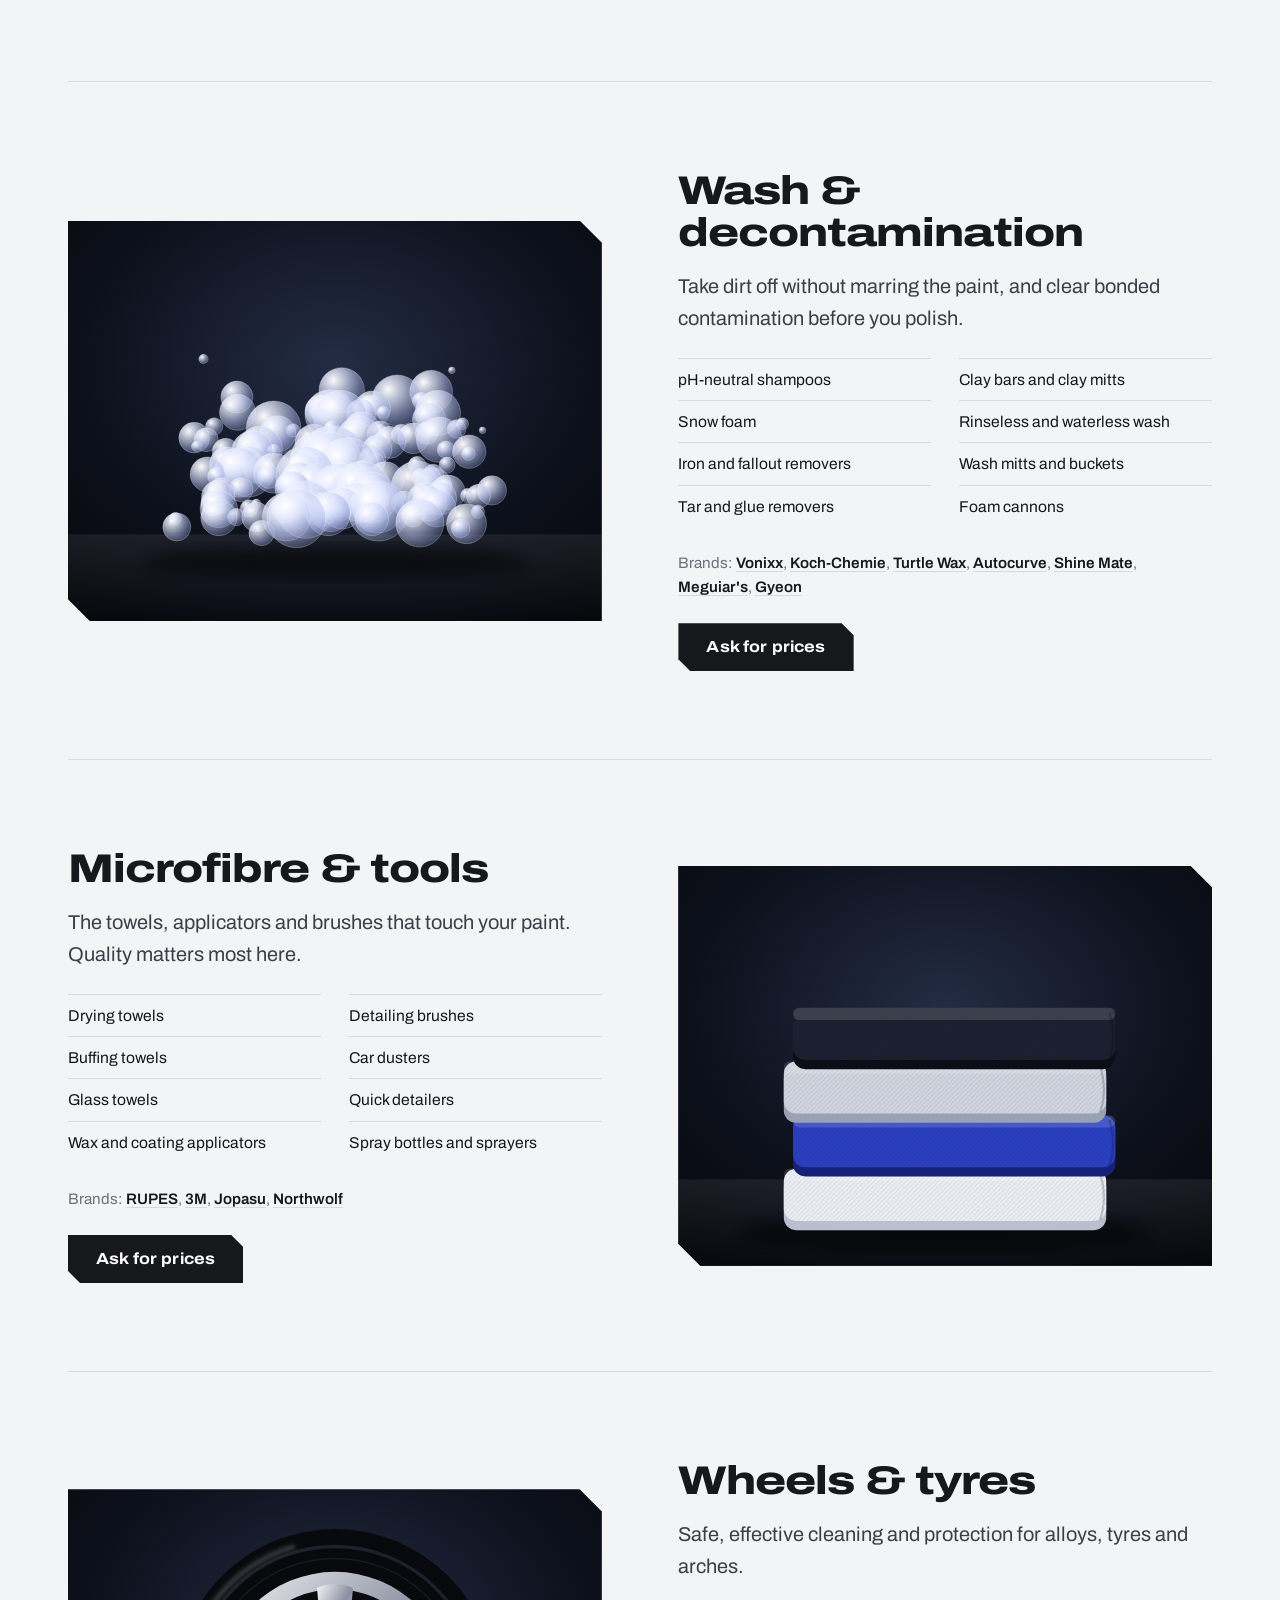
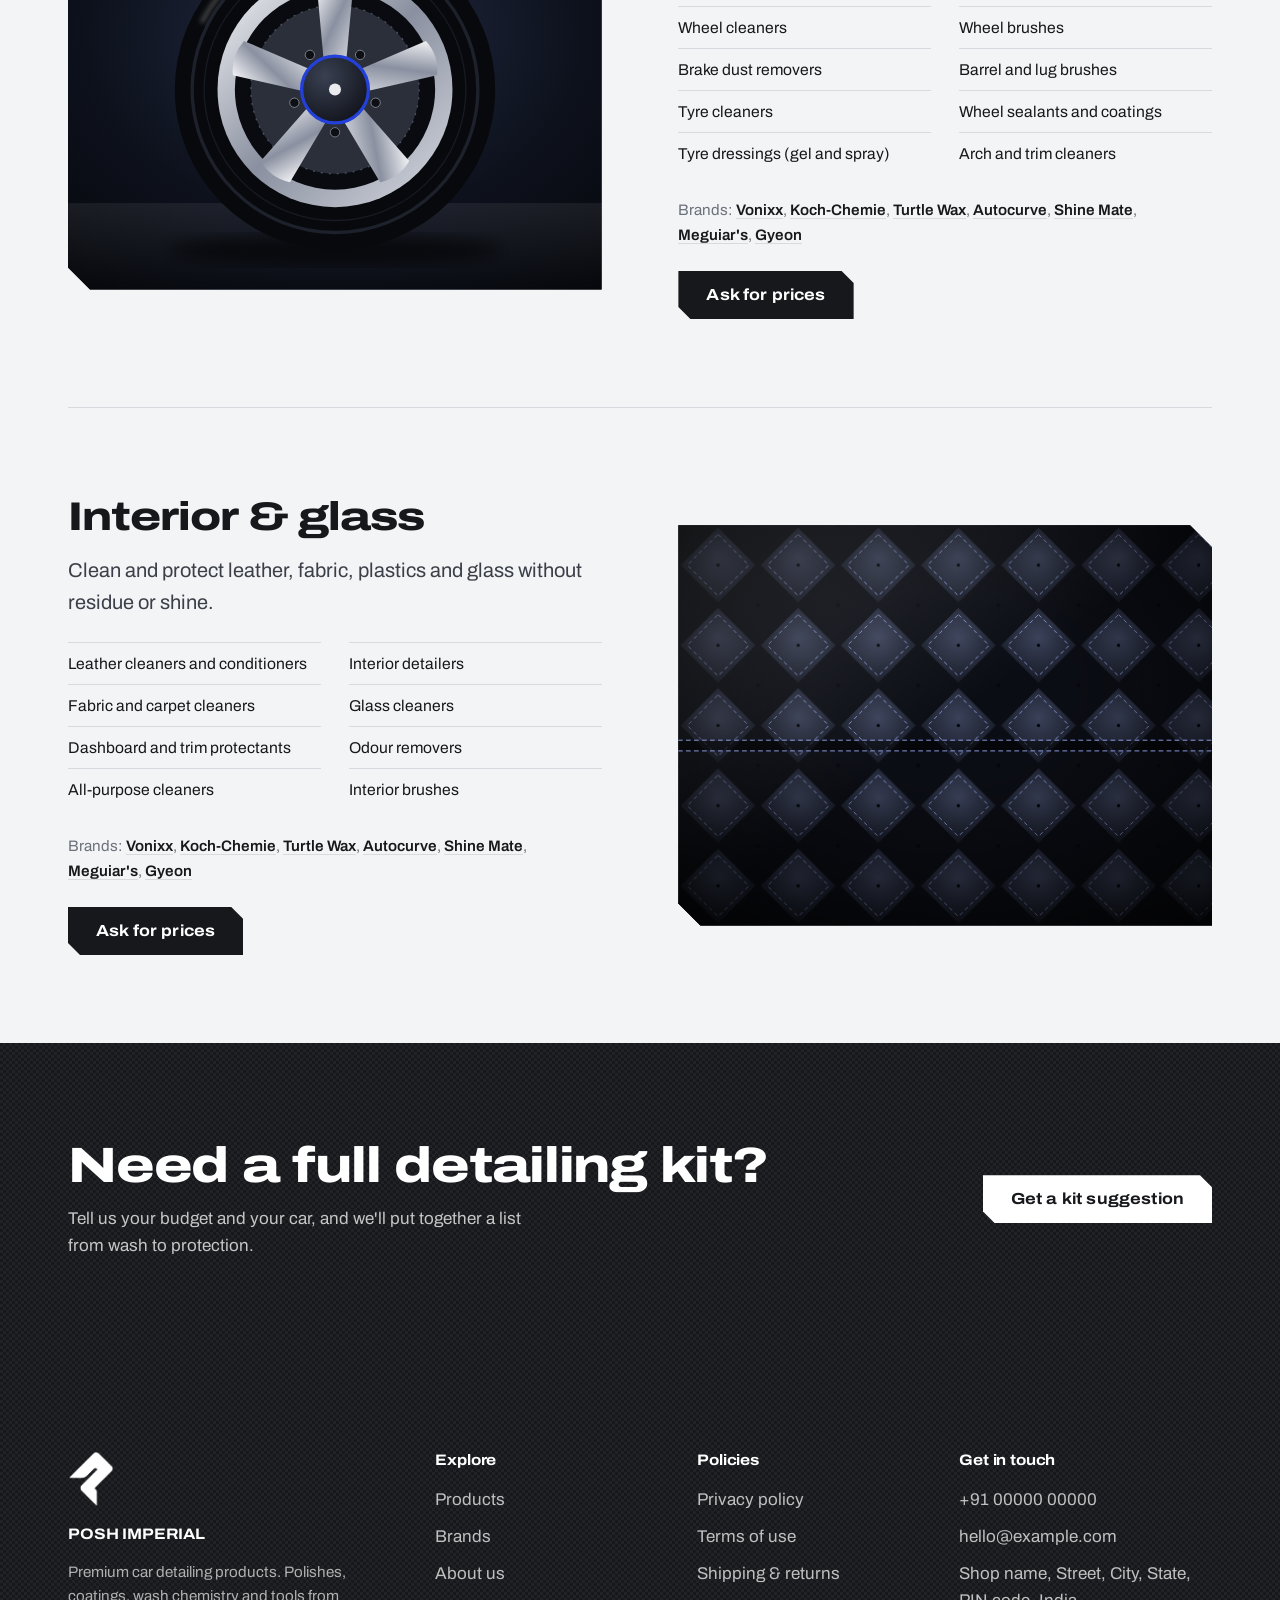
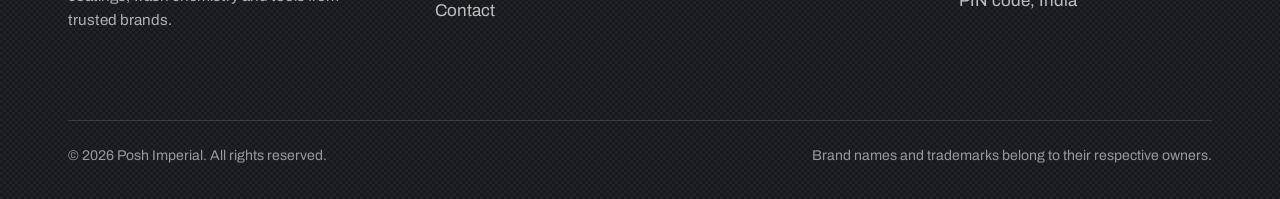
<file: products.html>
<!DOCTYPE html>
<html lang="en">
<head>
<meta charset="utf-8">
<meta name="viewport" content="width=device-width, initial-scale=1">
<title>Products | POSH IMPERIAL</title>
<meta name="description" content="Car detailing products: polishes and pads, ceramic coatings, shampoos and decon, microfibre towels, wheel care and interior care.">
<meta name="theme-color" content="#F3F4F6">
<meta property="og:type" content="website">
<meta property="og:title" content="Products | POSH IMPERIAL">
<meta property="og:description" content="Car detailing products: polishes and pads, ceramic coatings, shampoos and decon, microfibre towels, wheel care and interior care.">
<!-- After you know your final web address, change this to the full URL, e.g. https://yourname.github.io/repo/images/og-image.jpg -->
<meta property="og:image" content="images/og-image.jpg">
<link rel="icon" type="image/png" href="images/favicon.png">
<link rel="apple-touch-icon" href="images/apple-touch-icon.png">
<link rel="preload" href="fonts/archivo-latin-wdth-normal.woff2" as="font" type="font/woff2" crossorigin>
<link rel="stylesheet" href="css/style.css">
</head>
<body>
<a class="skip-link" href="#main">Skip to content</a>
<header class="site-header" id="site-header"></header>
<main id="main">

<section class="page-head">
  <div class="container">
    <h1>Products</h1>
    <p class="lede">Everything you need to wash, correct, protect and maintain a car. Message us for current prices and stock.</p>
  </div>
</section>
<div class="subnav"><div class="container"><nav class="chips" aria-label="Product types"><a class="chip" href="#paint-correction">Paint correction</a><a class="chip" href="#coatings">Coatings & protection</a><a class="chip" href="#wash">Wash & decontamination</a><a class="chip" href="#microfibre">Microfibre & tools</a><a class="chip" href="#wheels">Wheels & tyres</a><a class="chip" href="#interior">Interior & glass</a></nav></div></div>
<div class="container">
    <article class="prod" id="paint-correction">
      <div class="prod-img cut"><img src="images/cat-polish.svg" alt="" loading="lazy"></div>
      <div>
        <h2>Paint correction</h2>
        <p class="lede">Remove swirl marks, holograms and light scratches, then refine to a deep, even gloss.</p>
        <ul class="types"><li>Cutting compounds</li><li>Medium polishes</li><li>Finishing polishes</li><li>One-step polishes</li><li>Foam, microfibre and wool pads</li><li>DA and rotary polishers</li><li>Backing plates</li><li>Panel wipes for inspection</li></ul>
        <p class="prod-brands" data-brands-for="polish"></p>
        <a class="btn btn-primary" href="#" data-link="wa" data-msg="Hi Posh Imperial, I'd like prices and availability for: Paint correction.">Ask for prices</a>
      </div>
    </article>
    <article class="prod" id="coatings">
      <div class="prod-img cut"><img src="images/cat-coatings.svg" alt="" loading="lazy"></div>
      <div>
        <h2>Coatings & protection</h2>
        <p class="lede">Protection that keeps paint slick, glossy and easier to wash for months, not days.</p>
        <ul class="types"><li>Ceramic coatings</li><li>Graphene coatings</li><li>Paint sealants</li><li>Carnauba and hybrid waxes</li><li>Spray coatings and boosters</li><li>Glass coatings</li><li>Trim and plastic coatings</li><li>Coating prep wipes</li></ul>
        <p class="prod-brands" data-brands-for="coat"></p>
        <a class="btn btn-primary" href="#" data-link="wa" data-msg="Hi Posh Imperial, I'd like prices and availability for: Coatings & protection.">Ask for prices</a>
      </div>
    </article>
    <article class="prod" id="wash">
      <div class="prod-img cut"><img src="images/cat-wash.svg" alt="" loading="lazy"></div>
      <div>
        <h2>Wash & decontamination</h2>
        <p class="lede">Take dirt off without marring the paint, and clear bonded contamination before you polish.</p>
        <ul class="types"><li>pH-neutral shampoos</li><li>Snow foam</li><li>Iron and fallout removers</li><li>Tar and glue removers</li><li>Clay bars and clay mitts</li><li>Rinseless and waterless wash</li><li>Wash mitts and buckets</li><li>Foam cannons</li></ul>
        <p class="prod-brands" data-brands-for="chem"></p>
        <a class="btn btn-primary" href="#" data-link="wa" data-msg="Hi Posh Imperial, I'd like prices and availability for: Wash & decontamination.">Ask for prices</a>
      </div>
    </article>
    <article class="prod" id="microfibre">
      <div class="prod-img cut"><img src="images/cat-microfibre.svg" alt="" loading="lazy"></div>
      <div>
        <h2>Microfibre & tools</h2>
        <p class="lede">The towels, applicators and brushes that touch your paint. Quality matters most here.</p>
        <ul class="types"><li>Drying towels</li><li>Buffing towels</li><li>Glass towels</li><li>Wax and coating applicators</li><li>Detailing brushes</li><li>Car dusters</li><li>Quick detailers</li><li>Spray bottles and sprayers</li></ul>
        <p class="prod-brands" data-brands-for="tools"></p>
        <a class="btn btn-primary" href="#" data-link="wa" data-msg="Hi Posh Imperial, I'd like prices and availability for: Microfibre & tools.">Ask for prices</a>
      </div>
    </article>
    <article class="prod" id="wheels">
      <div class="prod-img cut"><img src="images/cat-wheels.svg" alt="" loading="lazy"></div>
      <div>
        <h2>Wheels & tyres</h2>
        <p class="lede">Safe, effective cleaning and protection for alloys, tyres and arches.</p>
        <ul class="types"><li>Wheel cleaners</li><li>Brake dust removers</li><li>Tyre cleaners</li><li>Tyre dressings (gel and spray)</li><li>Wheel brushes</li><li>Barrel and lug brushes</li><li>Wheel sealants and coatings</li><li>Arch and trim cleaners</li></ul>
        <p class="prod-brands" data-brands-for="chem"></p>
        <a class="btn btn-primary" href="#" data-link="wa" data-msg="Hi Posh Imperial, I'd like prices and availability for: Wheels & tyres.">Ask for prices</a>
      </div>
    </article>
    <article class="prod" id="interior">
      <div class="prod-img cut"><img src="images/cat-interior.svg" alt="" loading="lazy"></div>
      <div>
        <h2>Interior & glass</h2>
        <p class="lede">Clean and protect leather, fabric, plastics and glass without residue or shine.</p>
        <ul class="types"><li>Leather cleaners and conditioners</li><li>Fabric and carpet cleaners</li><li>Dashboard and trim protectants</li><li>All-purpose cleaners</li><li>Interior detailers</li><li>Glass cleaners</li><li>Odour removers</li><li>Interior brushes</li></ul>
        <p class="prod-brands" data-brands-for="chem"></p>
        <a class="btn btn-primary" href="#" data-link="wa" data-msg="Hi Posh Imperial, I'd like prices and availability for: Interior & glass.">Ask for prices</a>
      </div>
    </article>
</div>
<section class="band carbon">
  <div class="container band-in">
    <div><h2>Need a full detailing kit?</h2><p>Tell us your budget and your car, and we'll put together a list from wash to protection.</p></div>
    <a class="btn btn-light" href="#" data-link="wa" data-msg="Hi Posh Imperial, can you suggest a full detailing kit? My budget is ___.">Get a kit suggestion</a>
  </div>
</section>

</main>
<footer id="site-footer"></footer>
<script src="js/config.js"></script>
<script src="js/brands.js"></script>
<script src="js/components.js"></script>
<script src="js/main.js"></script>
</body>
</html>
</file>
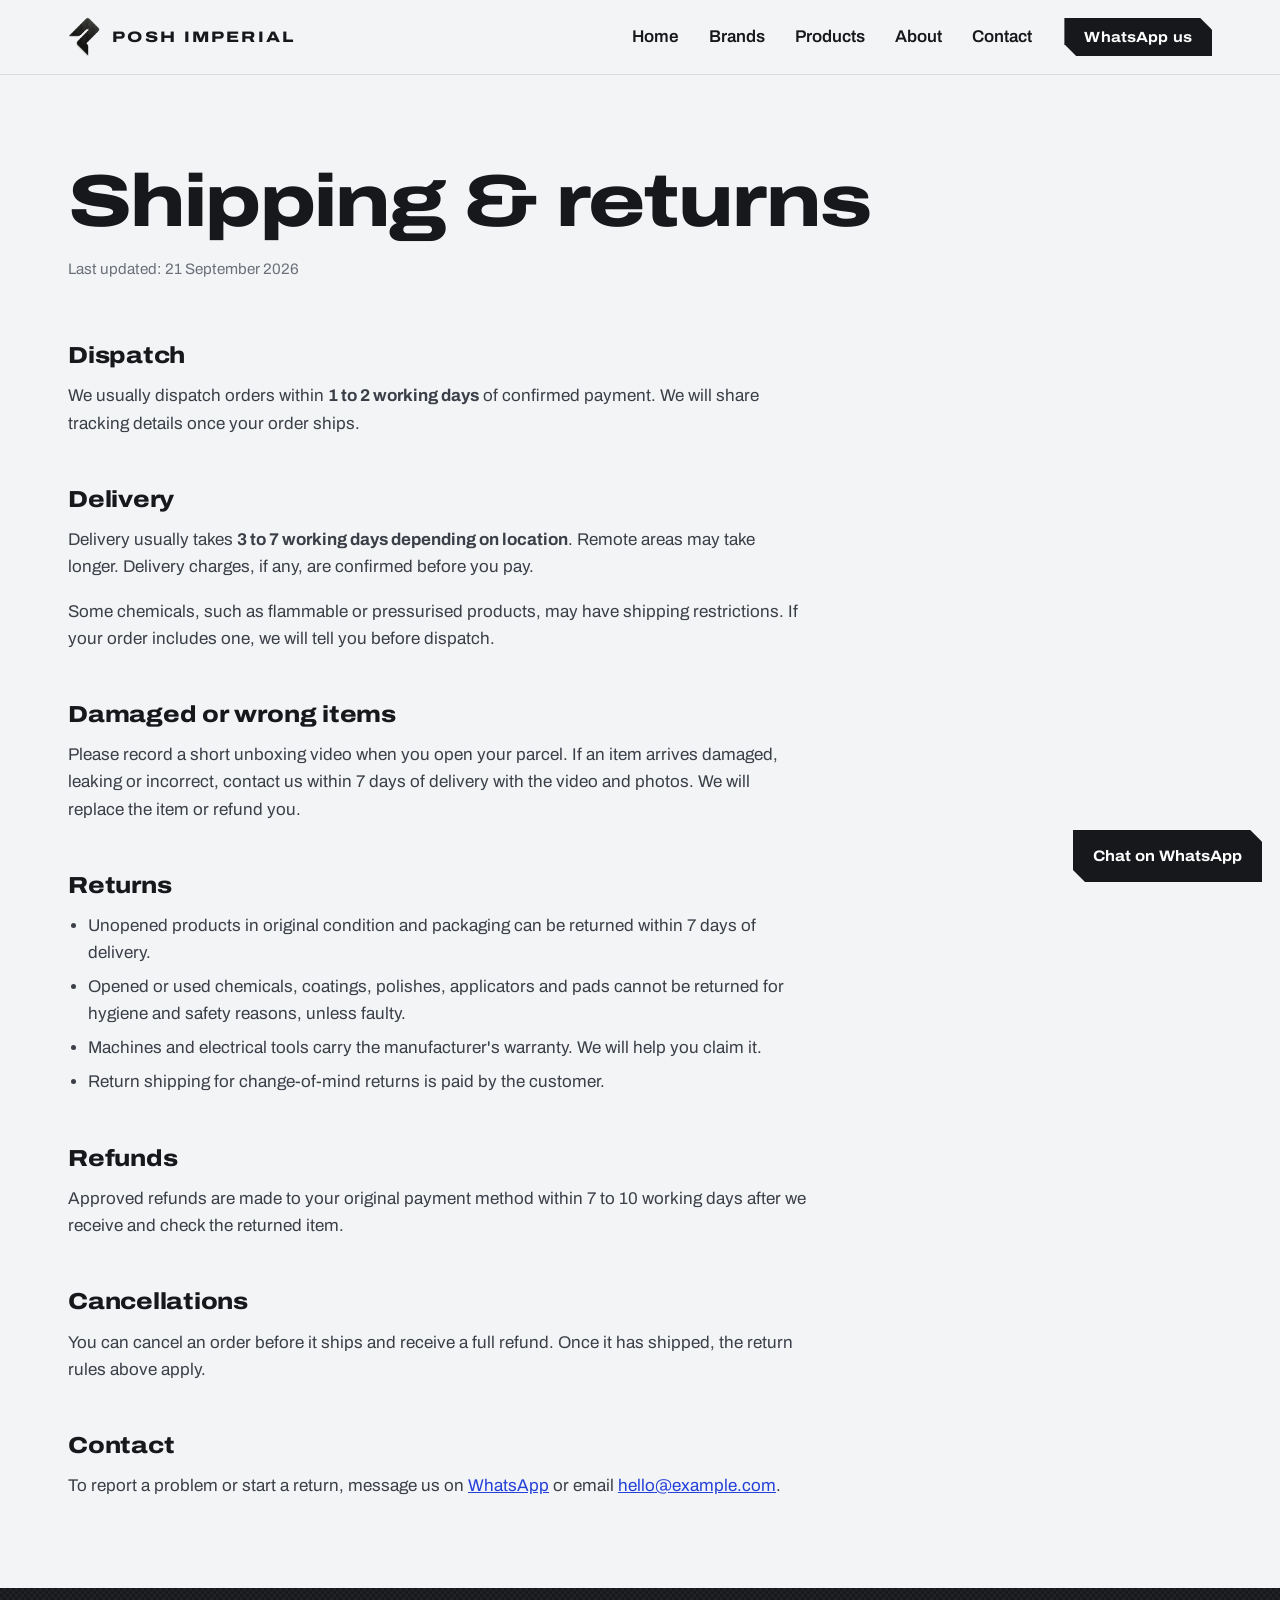
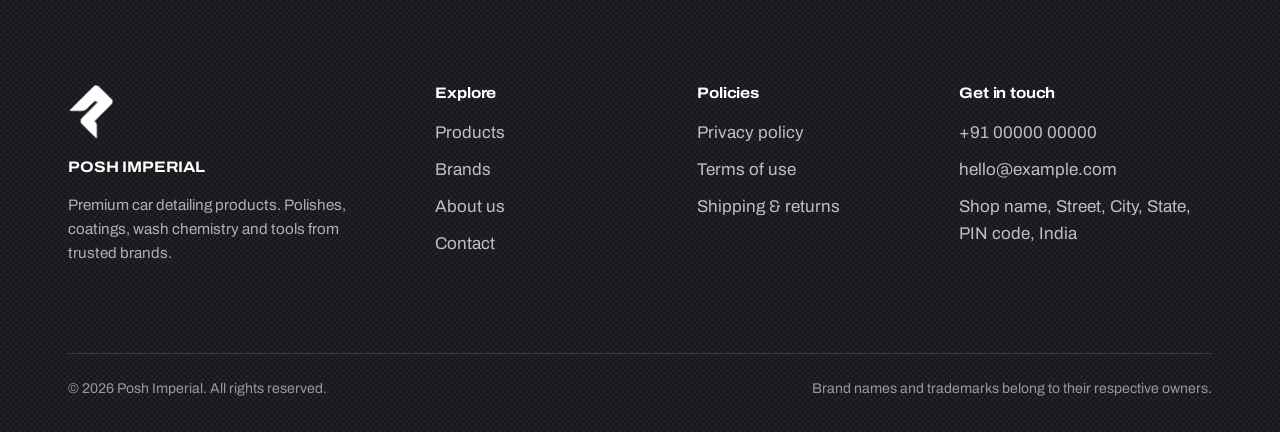
<file: shipping-returns.html>
<!DOCTYPE html>
<html lang="en">
<head>
<meta charset="utf-8">
<meta name="viewport" content="width=device-width, initial-scale=1">
<title>Shipping & Returns | POSH IMPERIAL</title>
<meta name="description" content="Shipping times, delivery, returns and refunds at POSH IMPERIAL.">
<meta name="theme-color" content="#F3F4F6">
<meta property="og:type" content="website">
<meta property="og:title" content="Shipping & Returns | POSH IMPERIAL">
<meta property="og:description" content="Shipping times, delivery, returns and refunds at POSH IMPERIAL.">
<!-- After you know your final web address, change this to the full URL, e.g. https://yourname.github.io/repo/images/og-image.jpg -->
<meta property="og:image" content="images/og-image.jpg">
<link rel="icon" type="image/png" href="images/favicon.png">
<link rel="apple-touch-icon" href="images/apple-touch-icon.png">
<link rel="preload" href="fonts/archivo-latin-wdth-normal.woff2" as="font" type="font/woff2" crossorigin>
<link rel="stylesheet" href="css/style.css">
</head>
<body>
<a class="skip-link" href="#main">Skip to content</a>
<header class="site-header" id="site-header"></header>
<main id="main">

<section class="page-head"><div class="container"><h1>Shipping &amp; returns</h1><p class="updated">Last updated: <span data-site="lastUpdated">21 September 2026</span></p></div></section>
<section class="section-tight" style="padding-top:0"><div class="container"><div class="prose">

<h2>Dispatch</h2>
<p>We usually dispatch orders within <strong data-site="dispatchTime">1 to 2 working days</strong> of confirmed payment. We will share tracking details once your order ships.</p>

<h2>Delivery</h2>
<p>Delivery usually takes <strong data-site="deliveryTime">3 to 7 working days depending on location</strong>. Remote areas may take longer. Delivery charges, if any, are confirmed before you pay.</p>
<p>Some chemicals, such as flammable or pressurised products, may have shipping restrictions. If your order includes one, we will tell you before dispatch.</p>

<h2>Damaged or wrong items</h2>
<p>Please record a short unboxing video when you open your parcel. If an item arrives damaged, leaking or incorrect, contact us within <span data-site="returnDays">7</span> days of delivery with the video and photos. We will replace the item or refund you.</p>

<h2>Returns</h2>
<ul>
  <li>Unopened products in original condition and packaging can be returned within <span data-site="returnDays">7</span> days of delivery.</li>
  <li>Opened or used chemicals, coatings, polishes, applicators and pads cannot be returned for hygiene and safety reasons, unless faulty.</li>
  <li>Machines and electrical tools carry the manufacturer's warranty. We will help you claim it.</li>
  <li>Return shipping for change-of-mind returns is paid by the customer.</li>
</ul>

<h2>Refunds</h2>
<p>Approved refunds are made to your original payment method within 7 to 10 working days after we receive and check the returned item.</p>

<h2>Cancellations</h2>
<p>You can cancel an order before it ships and receive a full refund. Once it has shipped, the return rules above apply.</p>

<h2>Contact</h2>
<p>To report a problem or start a return, message us on <a href="#" data-link="wa">WhatsApp</a> or email <a href="#" data-link="email"></a>.</p>

</div></div></section>
</main>
<footer id="site-footer"></footer>
<script src="js/config.js"></script>
<script src="js/brands.js"></script>
<script src="js/components.js"></script>
<script src="js/main.js"></script>
</body>
</html>
</file>
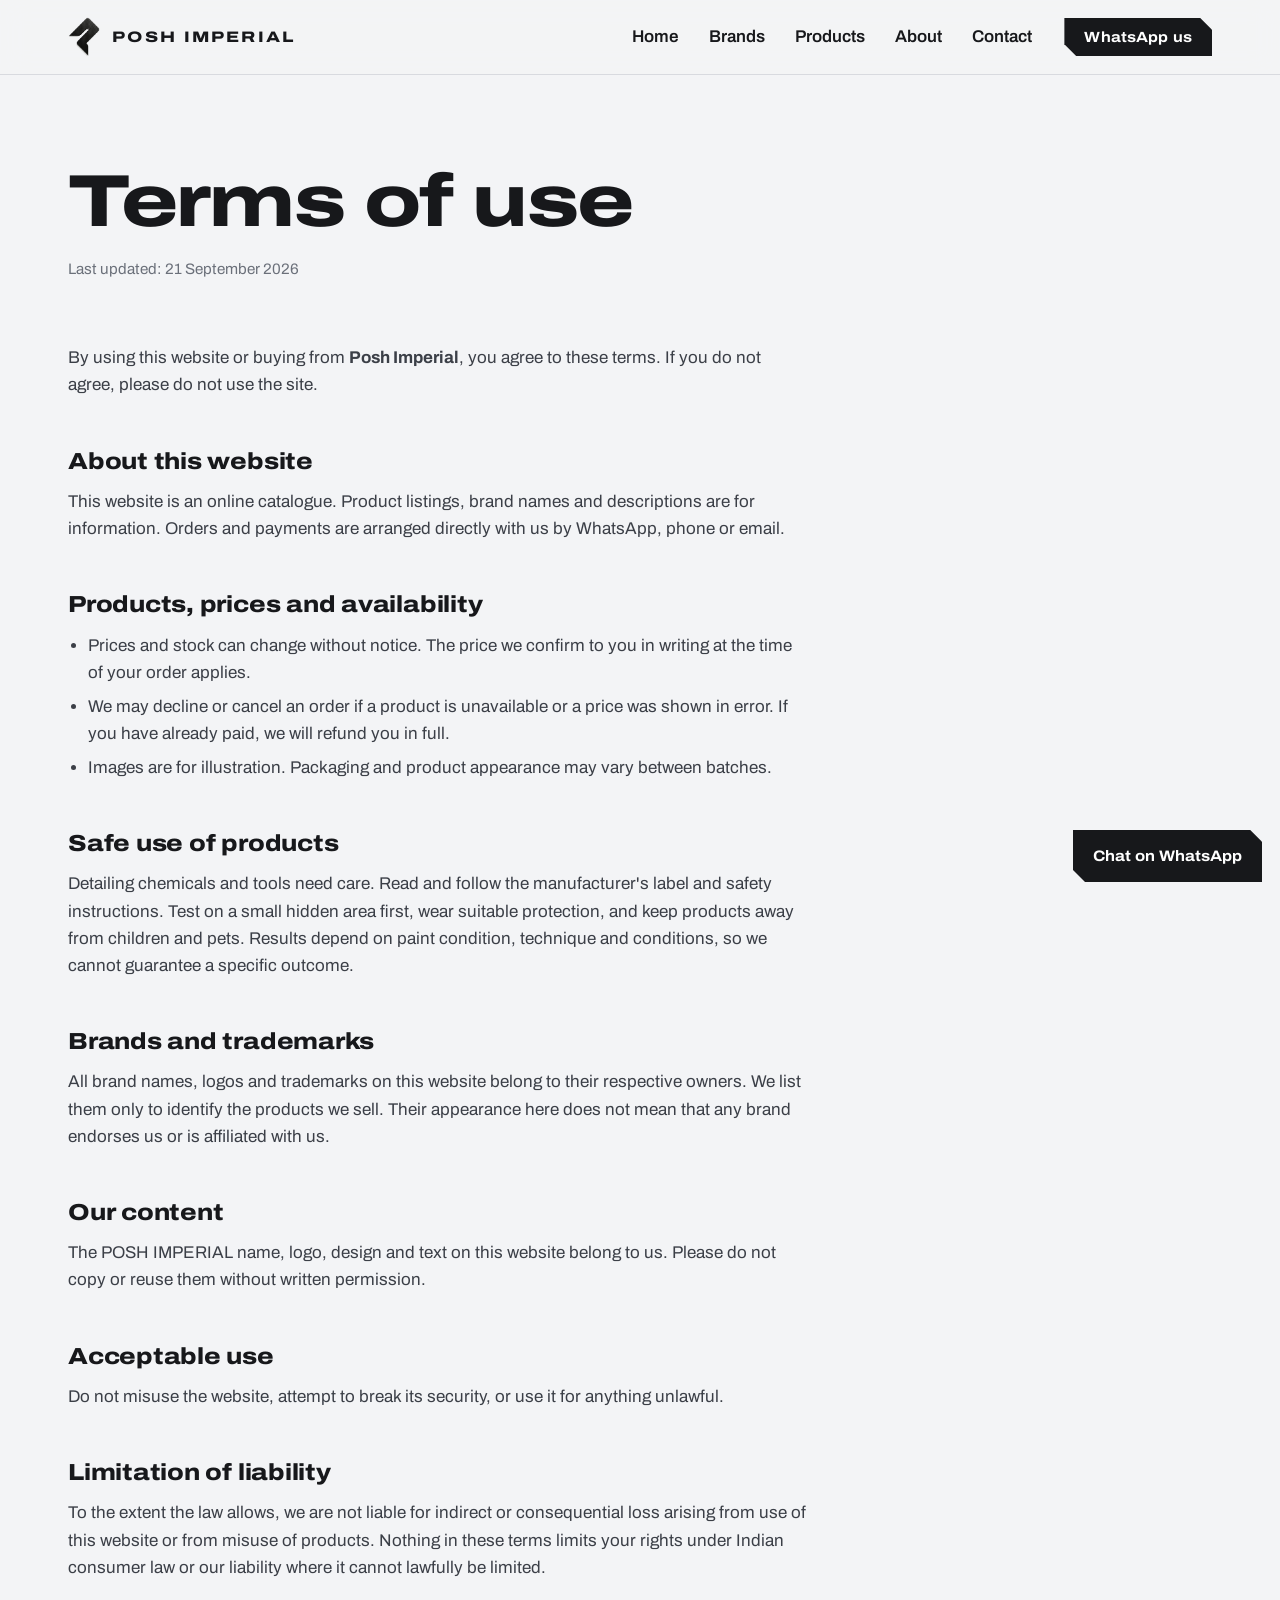
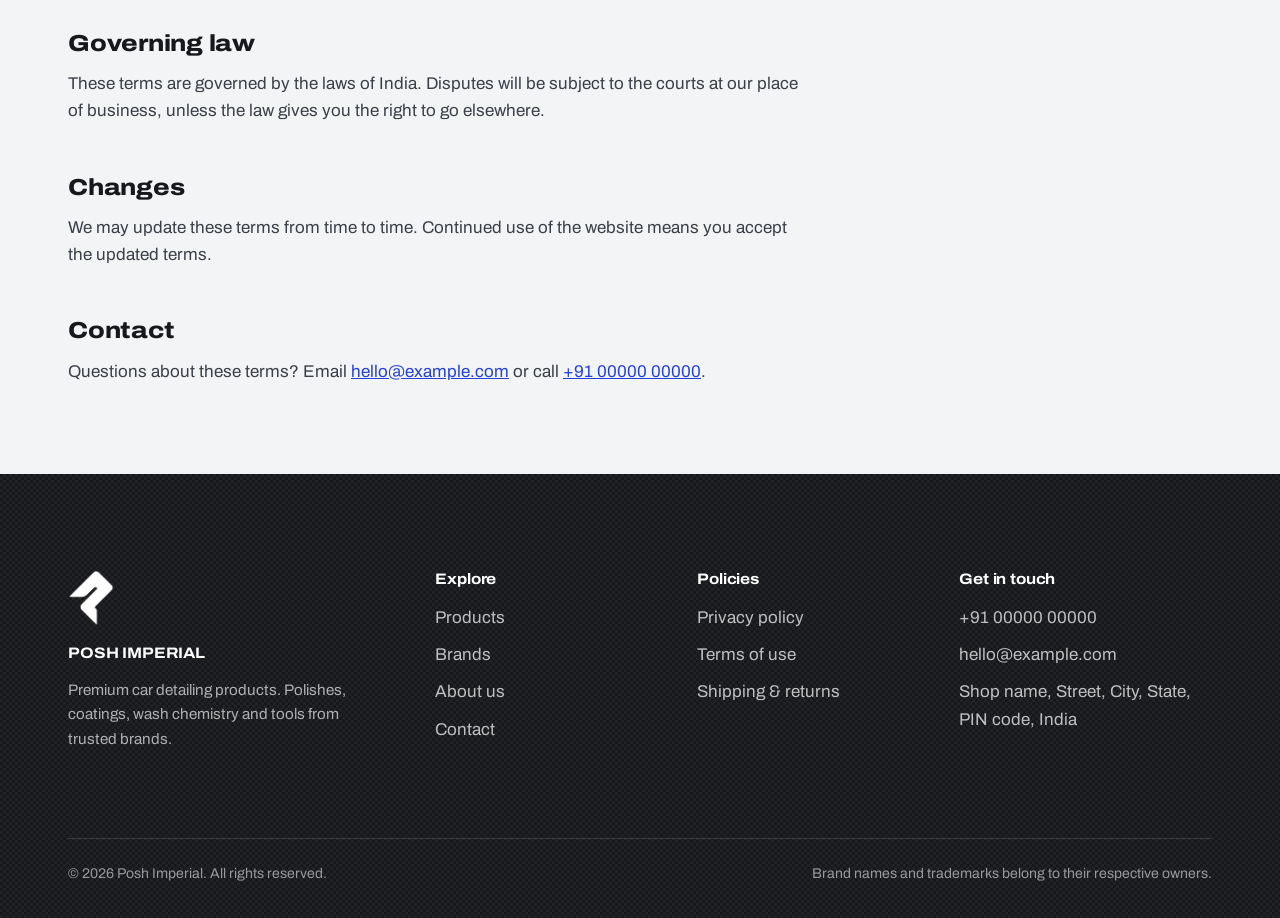
<file: terms.html>
<!DOCTYPE html>
<html lang="en">
<head>
<meta charset="utf-8">
<meta name="viewport" content="width=device-width, initial-scale=1">
<title>Terms of Use | POSH IMPERIAL</title>
<meta name="description" content="Terms for using the POSH IMPERIAL website and buying our products.">
<meta name="theme-color" content="#F3F4F6">
<meta property="og:type" content="website">
<meta property="og:title" content="Terms of Use | POSH IMPERIAL">
<meta property="og:description" content="Terms for using the POSH IMPERIAL website and buying our products.">
<!-- After you know your final web address, change this to the full URL, e.g. https://yourname.github.io/repo/images/og-image.jpg -->
<meta property="og:image" content="images/og-image.jpg">
<link rel="icon" type="image/png" href="images/favicon.png">
<link rel="apple-touch-icon" href="images/apple-touch-icon.png">
<link rel="preload" href="fonts/archivo-latin-wdth-normal.woff2" as="font" type="font/woff2" crossorigin>
<link rel="stylesheet" href="css/style.css">
</head>
<body>
<a class="skip-link" href="#main">Skip to content</a>
<header class="site-header" id="site-header"></header>
<main id="main">

<section class="page-head"><div class="container"><h1>Terms of use</h1><p class="updated">Last updated: <span data-site="lastUpdated">21 September 2026</span></p></div></section>
<section class="section-tight" style="padding-top:0"><div class="container"><div class="prose">

<p>By using this website or buying from <strong data-site="legalName">Posh Imperial</strong>, you agree to these terms. If you do not agree, please do not use the site.</p>

<h2>About this website</h2>
<p>This website is an online catalogue. Product listings, brand names and descriptions are for information. Orders and payments are arranged directly with us by WhatsApp, phone or email.</p>

<h2>Products, prices and availability</h2>
<ul>
  <li>Prices and stock can change without notice. The price we confirm to you in writing at the time of your order applies.</li>
  <li>We may decline or cancel an order if a product is unavailable or a price was shown in error. If you have already paid, we will refund you in full.</li>
  <li>Images are for illustration. Packaging and product appearance may vary between batches.</li>
</ul>

<h2>Safe use of products</h2>
<p>Detailing chemicals and tools need care. Read and follow the manufacturer's label and safety instructions. Test on a small hidden area first, wear suitable protection, and keep products away from children and pets. Results depend on paint condition, technique and conditions, so we cannot guarantee a specific outcome.</p>

<h2>Brands and trademarks</h2>
<p>All brand names, logos and trademarks on this website belong to their respective owners. We list them only to identify the products we sell. Their appearance here does not mean that any brand endorses us or is affiliated with us.</p>

<h2>Our content</h2>
<p>The POSH IMPERIAL name, logo, design and text on this website belong to us. Please do not copy or reuse them without written permission.</p>

<h2>Acceptable use</h2>
<p>Do not misuse the website, attempt to break its security, or use it for anything unlawful.</p>

<h2>Limitation of liability</h2>
<p>To the extent the law allows, we are not liable for indirect or consequential loss arising from use of this website or from misuse of products. Nothing in these terms limits your rights under Indian consumer law or our liability where it cannot lawfully be limited.</p>

<h2>Governing law</h2>
<p>These terms are governed by the laws of India. Disputes will be subject to the courts at our place of business, unless the law gives you the right to go elsewhere.</p>

<h2>Changes</h2>
<p>We may update these terms from time to time. Continued use of the website means you accept the updated terms.</p>

<h2>Contact</h2>
<p>Questions about these terms? Email <a href="#" data-link="email"></a> or call <a href="#" data-link="phone"></a>.</p>

</div></div></section>
</main>
<footer id="site-footer"></footer>
<script src="js/config.js"></script>
<script src="js/brands.js"></script>
<script src="js/components.js"></script>
<script src="js/main.js"></script>
</body>
</html>
</file>
<file: css/style.css>
/* =========================================================
   POSH IMPERIAL — main stylesheet
   Palette: studio white, carbon, graphite, imperial cobalt
   Type: Archivo (variable width) — wide & heavy for headlines,
         normal width for reading text
   Shape language: opposite-corner chamfers, taken from the logo
   ========================================================= */

@font-face {
  font-family: "Archivo";
  font-style: normal;
  font-weight: 100 900;
  font-stretch: 62% 125%;
  font-display: swap;
  src: url("../fonts/archivo-latin-wdth-normal.woff2") format("woff2");
}

:root {
  --studio: #F3F4F6;
  --paper: #FFFFFF;
  --carbon: #17181B;
  --graphite: #3B3F47;
  --steel: #6B707A;
  --line: #D8DADF;
  --cobalt: #2340D9;
  --cobalt-lt: #8FA2FF;
  --on-dark: #E9EBEF;

  --font: "Archivo", system-ui, -apple-system, "Segoe UI", Roboto, Helvetica, Arial, sans-serif;
  --maxw: 1240px;
  --pad: clamp(20px, 4vw, 48px);
  --c: 22px; /* chamfer size */
}

*, *::before, *::after { box-sizing: border-box; }
html { scroll-behavior: smooth; -webkit-text-size-adjust: 100%; }
body {
  margin: 0;
  background: var(--studio);
  color: var(--carbon);
  font-family: var(--font);
  font-size: 17px;
  line-height: 1.6;
  -webkit-font-smoothing: antialiased;
}
img, svg { max-width: 100%; display: block; }
a { color: inherit; }
h1, h2, h3, h4 { margin: 0; line-height: 1.05; }
p { margin: 0 0 1em; }
ul, ol { margin: 0; padding: 0; }

:focus-visible { outline: 2px solid var(--cobalt); outline-offset: 3px; }
.carbon :focus-visible { outline-color: var(--cobalt-lt); }

.sr-only { position: absolute; width: 1px; height: 1px; overflow: hidden; clip: rect(0 0 0 0); white-space: nowrap; }
.skip-link { position: absolute; left: 12px; top: -60px; background: var(--carbon); color: #fff; padding: 10px 16px; z-index: 100; }
.skip-link:focus { top: 12px; }

.container { width: 100%; max-width: var(--maxw); margin: 0 auto; padding: 0 var(--pad); }

/* ---------- carbon weave ---------- */
.carbon {
  background-color: var(--carbon);
  background-image:
    linear-gradient(45deg, rgba(255,255,255,.045) 25%, transparent 25%, transparent 75%, rgba(255,255,255,.045) 75%),
    linear-gradient(45deg, rgba(255,255,255,.045) 25%, transparent 25%, transparent 75%, rgba(255,255,255,.045) 75%);
  background-size: 6px 6px;
  background-position: 0 0, 3px 3px;
  color: var(--on-dark);
}

/* ---------- chamfer (top-right + bottom-left), echoing the logo ---------- */
.cut, .btn, .wa-float {
  clip-path: polygon(0 0, calc(100% - var(--c)) 0, 100% var(--c), 100% 100%, var(--c) 100%, 0 calc(100% - var(--c)));
}

/* ---------- typography ---------- */
.display, h1, h2 {
  font-weight: 800;
  font-stretch: 125%;
  letter-spacing: -.025em;
}
h1 { font-size: clamp(2.5rem, 6vw, 4.6rem); line-height: .98; }
h2 { font-size: clamp(1.9rem, 4vw, 3.1rem); }
h3 { font-size: 1.25rem; font-weight: 700; font-stretch: 112%; letter-spacing: -.01em; line-height: 1.2; }
.lede { font-size: clamp(1.08rem, 1.6vw, 1.25rem); color: var(--graphite); max-width: 56ch; }
.muted { color: var(--steel); }

/* ---------- buttons & links ---------- */
.btn {
  --c: 12px;
  display: inline-flex; align-items: center; justify-content: center; gap: 10px;
  padding: 16px 28px;
  border: 0; cursor: pointer;
  font: 700 1rem/1 var(--font); font-stretch: 112%;
  letter-spacing: .01em; text-decoration: none;
  transition: background-color .2s, color .2s;
}
.btn-primary { background: var(--carbon); color: #fff; }
.btn-primary:hover { background: var(--cobalt); }
.btn-light { background: #fff; color: var(--carbon); }
.btn-light:hover { background: var(--cobalt-lt); }
.link-under {
  font-weight: 700; font-stretch: 108%; text-decoration: none;
  border-bottom: 2px solid currentColor; padding-bottom: 3px;
  transition: color .2s;
}
.link-under:hover { color: var(--cobalt); }
.carbon .link-under:hover { color: var(--cobalt-lt); }

/* ---------- header ---------- */
.site-header {
  position: sticky; top: 0; z-index: 50;
  background: rgba(243,244,246,.9);
  -webkit-backdrop-filter: blur(14px); backdrop-filter: blur(14px);
  border-bottom: 1px solid var(--line);
}
.header-in { display: flex; align-items: center; gap: 32px; height: 74px; }
.brand { display: flex; align-items: center; gap: 12px; text-decoration: none; margin-right: auto; }
.brand img { height: 40px; width: auto; }
.brand-name { font-weight: 800; font-stretch: 125%; letter-spacing: .14em; font-size: .95rem; white-space: nowrap; }
.main-nav ul { display: flex; gap: 30px; list-style: none; }
.main-nav a { text-decoration: none; font-weight: 600; padding: 8px 0; border-bottom: 2px solid transparent; }
.main-nav a:hover { border-color: var(--line); }
.main-nav a[aria-current="page"] { border-color: var(--cobalt); }
.header-cta { padding: 12px 20px; font-size: .92rem; }
.nav-toggle { display: none; background: none; border: 0; width: 44px; height: 44px; padding: 0; cursor: pointer; }
.nav-toggle span, .nav-toggle span::before, .nav-toggle span::after {
  content: ""; display: block; width: 24px; height: 2px; background: var(--carbon); position: relative; margin: 0 auto; transition: transform .2s, background .2s;
}
.nav-toggle span::before { position: absolute; top: -7px; left: 0; }
.nav-toggle span::after { position: absolute; top: 7px; left: 0; }
.nav-open .nav-toggle span { background: transparent; }
.nav-open .nav-toggle span::before { transform: translateY(7px) rotate(45deg); }
.nav-open .nav-toggle span::after { transform: translateY(-7px) rotate(-45deg); }

@media (max-width: 900px) {
  .nav-toggle { display: block; }
  .header-cta { display: none; }
  .main-nav {
    position: absolute; left: 0; right: 0; top: 100%;
    background: var(--studio); border-bottom: 1px solid var(--line);
    display: none; padding: 8px var(--pad) 24px;
  }
  .nav-open .main-nav { display: block; }
  .main-nav ul { flex-direction: column; gap: 0; }
  .main-nav a { display: block; padding: 16px 0; border-bottom: 1px solid var(--line); font-size: 1.1rem; }
  .main-nav a[aria-current="page"] { border-bottom-color: var(--cobalt); }
}
@media (max-width: 420px) { .brand-name { font-size: .8rem; letter-spacing: .1em; } .brand img { height: 34px; } }

/* ---------- sections ---------- */
.section { padding: clamp(64px, 9vw, 128px) 0; }
.section-tight { padding: clamp(40px, 6vw, 72px) 0; }
.section-head { display: flex; justify-content: space-between; align-items: end; gap: 32px; flex-wrap: wrap; margin-bottom: clamp(28px, 4vw, 52px); }
.section-head p { margin: 12px 0 0; max-width: 52ch; color: var(--graphite); }

/* ---------- hero ---------- */
.hero { padding: clamp(36px, 6vw, 80px) 0 clamp(56px, 8vw, 104px); }
.hero-top { display: grid; grid-template-columns: minmax(0, 1.55fr) minmax(0, 1fr); gap: clamp(24px, 5vw, 80px); align-items: end; }
.hero h1 { font-size: clamp(2.5rem, 5.6vw, 5.2rem); line-height: .96; letter-spacing: -.03em; }
.hero-side p { font-size: 1.15rem; color: var(--graphite); max-width: 40ch; }
.hero-cta { display: flex; flex-wrap: wrap; gap: 20px 32px; align-items: center; margin-top: 28px; }
@media (max-width: 860px) { .hero-top { grid-template-columns: 1fr; } }

/* before/after slider */
.ba {
  --c: 34px; --pos: 50%;
  position: relative; margin-top: clamp(32px, 5vw, 60px);
  aspect-ratio: 21 / 9; min-height: 260px;
  overflow: hidden; background: #05070d; user-select: none; -webkit-user-select: none;
}
.ba img { position: absolute; inset: 0; width: 100%; height: 100%; object-fit: cover; pointer-events: none; }
.ba .before { clip-path: inset(0 calc(100% - var(--pos)) 0 0); }
.ba-handle { position: absolute; top: 0; bottom: 0; left: var(--pos); width: 2px; margin-left: -1px; background: #fff; pointer-events: none; }
.ba-knob {
  position: absolute; top: 50%; left: 50%; width: 52px; height: 52px; margin: -26px 0 0 -26px;
  background: #fff; border-radius: 50%; box-shadow: 0 6px 24px rgba(0,0,0,.45);
  display: grid; place-items: center; font-weight: 800; font-size: 1.1rem; letter-spacing: 2px; color: var(--carbon);
}
.ba-knob::before { content: "\2039  \203A"; white-space: pre; }
.ba input[type="range"] { position: absolute; inset: 0; width: 100%; height: 100%; margin: 0; opacity: 0; cursor: ew-resize; }
.ba:focus-within .ba-knob { box-shadow: 0 0 0 3px var(--cobalt), 0 6px 24px rgba(0,0,0,.45); }
.ba-tag {
  position: absolute; bottom: 44px; padding: 8px 14px; font-size: .85rem; font-weight: 600;
  background: rgba(10,12,18,.7); color: #fff; -webkit-backdrop-filter: blur(6px); backdrop-filter: blur(6px); pointer-events: none;
}
.ba-tag-l { left: 22px; } .ba-tag-r { right: 34px; }
@media (max-width: 700px) { .ba { aspect-ratio: 4 / 3; --c: 22px; } .ba-tag { bottom: 24px; font-size: .78rem; } .ba-tag-l { left: 14px; } .ba-tag-r { right: 14px; } }

/* ---------- category tiles ---------- */
.cat-grid { display: grid; grid-template-columns: repeat(12, 1fr); grid-auto-rows: 320px; gap: 16px; }
.cat { position: relative; display: block; overflow: hidden; color: #fff; text-decoration: none; grid-column: span 4; background: #0d111c; }
.cat:nth-child(1) { grid-column: span 7; }
.cat:nth-child(2) { grid-column: span 5; }
.cat:nth-child(3) { grid-column: span 5; }
.cat:nth-child(4) { grid-column: span 7; }
.cat:nth-child(5), .cat:nth-child(6) { grid-column: span 6; }
.cat img { position: absolute; inset: 0; width: 100%; height: 100%; object-fit: cover; transition: transform .7s cubic-bezier(.2,.7,.2,1); }
.cat::after { content: ""; position: absolute; inset: 0; background: linear-gradient(to top, rgba(5,6,10,.85), rgba(5,6,10,0) 55%); }
.cat:hover img { transform: scale(1.04); }
.cat-body { position: absolute; left: 26px; right: 26px; bottom: 22px; z-index: 1; }
.cat-body h3 { font-size: 1.45rem; }
.cat-body p { margin: 6px 0 0; font-size: .95rem; color: rgba(255,255,255,.78); }
@media (max-width: 900px) {
  .cat-grid { grid-auto-rows: 260px; }
  .cat, .cat:nth-child(n) { grid-column: span 6; }
}
@media (max-width: 560px) { .cat, .cat:nth-child(n) { grid-column: span 12; } }

/* ---------- process (a real sequence, so numbered) ---------- */
.steps { list-style: none; display: grid; grid-template-columns: repeat(5, 1fr); gap: 28px; counter-reset: step; }
.step { border-top: 3px solid var(--carbon); padding-top: 20px; counter-increment: step; }
.step::before { content: counter(step); display: block; font-weight: 800; font-stretch: 125%; font-size: 2.4rem; color: var(--cobalt); line-height: 1; margin-bottom: 14px; }
.step p { margin: 10px 0 14px; color: var(--graphite); font-size: .98rem; }
.step a { font-weight: 600; font-size: .95rem; }
@media (max-width: 980px) { .steps { grid-template-columns: repeat(2, 1fr); } }
@media (max-width: 560px) { .steps { grid-template-columns: 1fr; } }

/* ---------- brand strip ---------- */
.strip { padding: clamp(56px, 8vw, 104px) 0; }
.strip h2 { color: #fff; }
.strip-list { list-style: none; display: flex; flex-wrap: wrap; gap: 14px 44px; margin-top: 40px; }
.strip-list a {
  text-decoration: none; color: #fff; opacity: .55;
  font-weight: 700; font-stretch: 125%; font-size: clamp(1.15rem, 2.3vw, 1.85rem); letter-spacing: -.01em;
  transition: opacity .2s;
}
.strip-list a:hover { opacity: 1; }

/* ---------- reasons ---------- */
.reasons { display: grid; grid-template-columns: repeat(3, 1fr); gap: clamp(24px, 4vw, 56px); }
.reason { border-top: 1px solid var(--carbon); padding-top: 20px; }
.reason p { margin: 12px 0 0; color: var(--graphite); }
@media (max-width: 800px) { .reasons { grid-template-columns: 1fr; } }

/* ---------- CTA band ---------- */
.band { padding: clamp(56px, 8vw, 96px) 0; }
.band-in { display: flex; justify-content: space-between; align-items: center; gap: 32px; flex-wrap: wrap; }
.band h2 { color: #fff; max-width: 18ch; }
.band p { color: rgba(255,255,255,.75); max-width: 46ch; margin: 14px 0 0; }

/* ---------- inner page header ---------- */
.page-head { padding: clamp(48px, 7vw, 96px) 0 clamp(28px, 4vw, 48px); }
.page-head h1 { margin-bottom: 20px; }

/* ---------- brands page ---------- */
.tools { display: flex; flex-wrap: wrap; gap: 16px 32px; align-items: center; justify-content: space-between; margin-bottom: 28px; }
.chips { display: flex; flex-wrap: wrap; gap: 10px; }
.chip {
  font: 600 .95rem/1 var(--font); padding: 12px 18px; cursor: pointer;
  background: var(--paper); color: var(--carbon); border: 1.5px solid var(--line); border-radius: 2px; text-decoration: none;
  transition: border-color .2s, background-color .2s, color .2s;
}
.chip:hover { border-color: var(--carbon); }
.chip[aria-pressed="true"] { background: var(--carbon); color: #fff; border-color: var(--carbon); }
.search { position: relative; }
.search input {
  font: inherit; padding: 12px 4px; width: min(320px, 100%);
  background: transparent; border: 0; border-bottom: 2px solid var(--carbon); border-radius: 0;
}
.search input::placeholder { color: var(--steel); }
.count { color: var(--steel); font-size: .95rem; margin: 0 0 18px; }
.brand-grid { display: grid; grid-template-columns: repeat(auto-fill, minmax(290px, 1fr)); gap: 16px; }
.brand-card { background: var(--paper); border: 1px solid var(--line); padding: 26px 24px 22px; display: flex; flex-direction: column; gap: 10px; min-height: 230px; transition: border-color .2s; }
.brand-card:hover { border-color: var(--carbon); }
.brand-card h3 { font-weight: 800; font-stretch: 125%; font-size: 1.65rem; letter-spacing: -.02em; }
.brand-card .where { font-size: .9rem; color: var(--steel); margin: -4px 0 0; }
.brand-card .desc { color: var(--graphite); margin: 0; font-size: .98rem; flex: 1; }
.brand-card .kinds { font-size: .88rem; color: var(--steel); margin: 0; }
.brand-card a { font-weight: 700; font-stretch: 108%; color: var(--cobalt); text-decoration: none; border-bottom: 2px solid transparent; align-self: flex-start; }
.brand-card a:hover { border-bottom-color: var(--cobalt); }
.empty { padding: 48px 0; }
.legal-note { font-size: .9rem; color: var(--steel); max-width: 70ch; margin-top: 40px; }

/* ---------- products page ---------- */
.subnav { position: sticky; top: 74px; z-index: 20; background: rgba(243,244,246,.94); -webkit-backdrop-filter: blur(10px); backdrop-filter: blur(10px); border-bottom: 1px solid var(--line); }
.subnav .chips { padding: 14px 0; flex-wrap: nowrap; overflow-x: auto; scrollbar-width: none; }
.subnav .chips::-webkit-scrollbar { display: none; }
.subnav .chip { white-space: nowrap; }
.prod { display: grid; grid-template-columns: 1fr 1fr; gap: clamp(28px, 6vw, 88px); align-items: center; padding: clamp(48px, 7vw, 88px) 0; border-top: 1px solid var(--line); scroll-margin-top: 150px; }
.prod:first-of-type { border-top: 0; }
.prod-img { aspect-ratio: 4 / 3; overflow: hidden; background: #0d111c; }
.prod-img img { width: 100%; height: 100%; object-fit: cover; }
.prod:nth-of-type(even) .prod-img { order: 2; }
.prod h2 { font-size: clamp(1.7rem, 3.2vw, 2.5rem); margin-bottom: 16px; }
.prod .lede { margin-bottom: 24px; }
.types { list-style: none; columns: 2; column-gap: 28px; margin-bottom: 24px; }
.types li { padding: 8px 0; border-top: 1px solid var(--line); break-inside: avoid; font-size: .98rem; }
.prod-brands { font-size: .95rem; color: var(--steel); margin-bottom: 24px; }
.prod-brands a { color: var(--carbon); font-weight: 600; text-decoration: none; border-bottom: 1px solid var(--line); }
.prod-brands a:hover { border-color: var(--carbon); }
@media (max-width: 860px) { .prod { grid-template-columns: 1fr; } .prod:nth-of-type(even) .prod-img { order: 0; } }
@media (max-width: 480px) { .types { columns: 1; } }

/* ---------- about ---------- */
.split { display: grid; grid-template-columns: 1fr 1fr; gap: clamp(28px, 6vw, 88px); align-items: center; }
.split .img { aspect-ratio: 4 / 5; overflow: hidden; background: #05070d; }
.split .img img { width: 100%; height: 100%; object-fit: cover; }
.split p { max-width: 56ch; color: var(--graphite); }
@media (max-width: 860px) { .split { grid-template-columns: 1fr; } .split .img { aspect-ratio: 4 / 3; } }

/* ---------- contact ---------- */
.contact-grid { display: grid; grid-template-columns: minmax(0, 1fr) minmax(0, 1.25fr); gap: clamp(32px, 6vw, 96px); align-items: start; }
.details { display: grid; gap: 22px; margin: 0; }
.details dt { font-weight: 700; font-stretch: 112%; margin-bottom: 2px; }
.details dd { margin: 0; color: var(--graphite); }
.details a { text-underline-offset: 3px; }
.form { background: var(--paper); border: 1px solid var(--line); padding: clamp(22px, 4vw, 40px); display: grid; gap: 20px; }
.field { display: grid; gap: 8px; }
.field label { font-weight: 600; font-size: .95rem; }
.field input, .field select, .field textarea {
  font: inherit; color: inherit; width: 100%; padding: 14px; background: var(--studio);
  border: 1px solid var(--line); border-radius: 2px;
}
.field input:focus, .field select:focus, .field textarea:focus { outline: 2px solid var(--cobalt); outline-offset: 0; border-color: var(--cobalt); background: #fff; }
.field textarea { min-height: 130px; resize: vertical; }
.row2 { display: grid; grid-template-columns: 1fr 1fr; gap: 20px; }
.form-actions { display: flex; flex-wrap: wrap; gap: 16px 28px; align-items: center; }
.form-note { font-size: .9rem; color: var(--steel); margin: 0; }
.form-msg { font-weight: 600; margin: 0; }
.map { margin-top: 32px; aspect-ratio: 16 / 10; border: 0; width: 100%; background: var(--line); }
@media (max-width: 860px) { .contact-grid { grid-template-columns: 1fr; } .row2 { grid-template-columns: 1fr; } }

.faq { border-top: 1px solid var(--carbon); max-width: 820px; }
.faq details { border-bottom: 1px solid var(--line); }
.faq summary { list-style: none; cursor: pointer; padding: 22px 40px 22px 0; font-weight: 700; font-stretch: 110%; font-size: 1.1rem; position: relative; }
.faq summary::-webkit-details-marker { display: none; }
.faq summary::after { content: "+"; position: absolute; right: 4px; top: 50%; transform: translateY(-50%); font-size: 1.6rem; font-weight: 400; transition: transform .2s; }
.faq details[open] summary::after { content: "\2013"; }
.faq details p { color: var(--graphite); padding: 0 0 22px; margin: 0; max-width: 64ch; }

/* ---------- legal / prose ---------- */
.prose { max-width: 74ch; }
.prose h2 { font-size: 1.45rem; font-stretch: 115%; margin: 2.2em 0 .6em; letter-spacing: -.01em; }
.prose h2:first-child { margin-top: 0; }
.prose p, .prose li { color: var(--graphite); }
.prose ul { padding-left: 1.2em; margin: 0 0 1em; }
.prose li { margin-bottom: .4em; }
.prose a { color: var(--cobalt); }
.updated { color: var(--steel); font-size: .95rem; }

/* ---------- 404 ---------- */
.nf { min-height: 60vh; display: grid; align-content: center; gap: 20px; }
.nf .big { font-size: clamp(5rem, 18vw, 12rem); font-weight: 800; font-stretch: 125%; line-height: .85; letter-spacing: -.05em; }

/* ---------- footer ---------- */
.site-footer { padding: clamp(56px, 8vw, 96px) 0 32px; }
.foot-grid { display: grid; grid-template-columns: 1.5fr 1fr 1fr 1.2fr; gap: clamp(28px, 4vw, 56px); }
.foot-brand img { height: 56px; width: auto; margin-bottom: 18px; }
.foot-brand p { color: rgba(255,255,255,.65); max-width: 34ch; font-size: .95rem; }
.site-footer h3 { font-size: .95rem; color: #fff; margin-bottom: 16px; }
.site-footer ul { list-style: none; display: grid; gap: 10px; }
.site-footer a { color: rgba(255,255,255,.72); text-decoration: none; }
.site-footer a:hover { color: #fff; text-decoration: underline; text-underline-offset: 3px; }
.site-footer address { font-style: normal; color: rgba(255,255,255,.72); display: grid; gap: 10px; }
.foot-bottom { margin-top: clamp(40px, 6vw, 72px); padding-top: 24px; border-top: 1px solid rgba(255,255,255,.14); display: flex; flex-wrap: wrap; gap: 8px 32px; justify-content: space-between; font-size: .88rem; color: rgba(255,255,255,.55); }
@media (max-width: 900px) { .foot-grid { grid-template-columns: 1fr 1fr; } .foot-brand { grid-column: span 2; } }
@media (max-width: 480px) { .foot-grid { grid-template-columns: 1fr; } .foot-brand { grid-column: auto; } }

/* floating WhatsApp button */
.wa-float {
  position: fixed; right: 18px; bottom: 18px; z-index: 40; --c: 12px;
  background: var(--carbon); color: #fff; text-decoration: none; padding: 14px 20px; font-weight: 700; font-stretch: 110%; font-size: .95rem;
  box-shadow: 0 0 0 1px rgba(255,255,255,.12);
  transition: background-color .2s;
}
.wa-float:hover { background: var(--cobalt); }

@media (prefers-reduced-motion: reduce) {
  html { scroll-behavior: auto; }
  *, *::before, *::after { transition: none !important; animation: none !important; }
}
</file>
